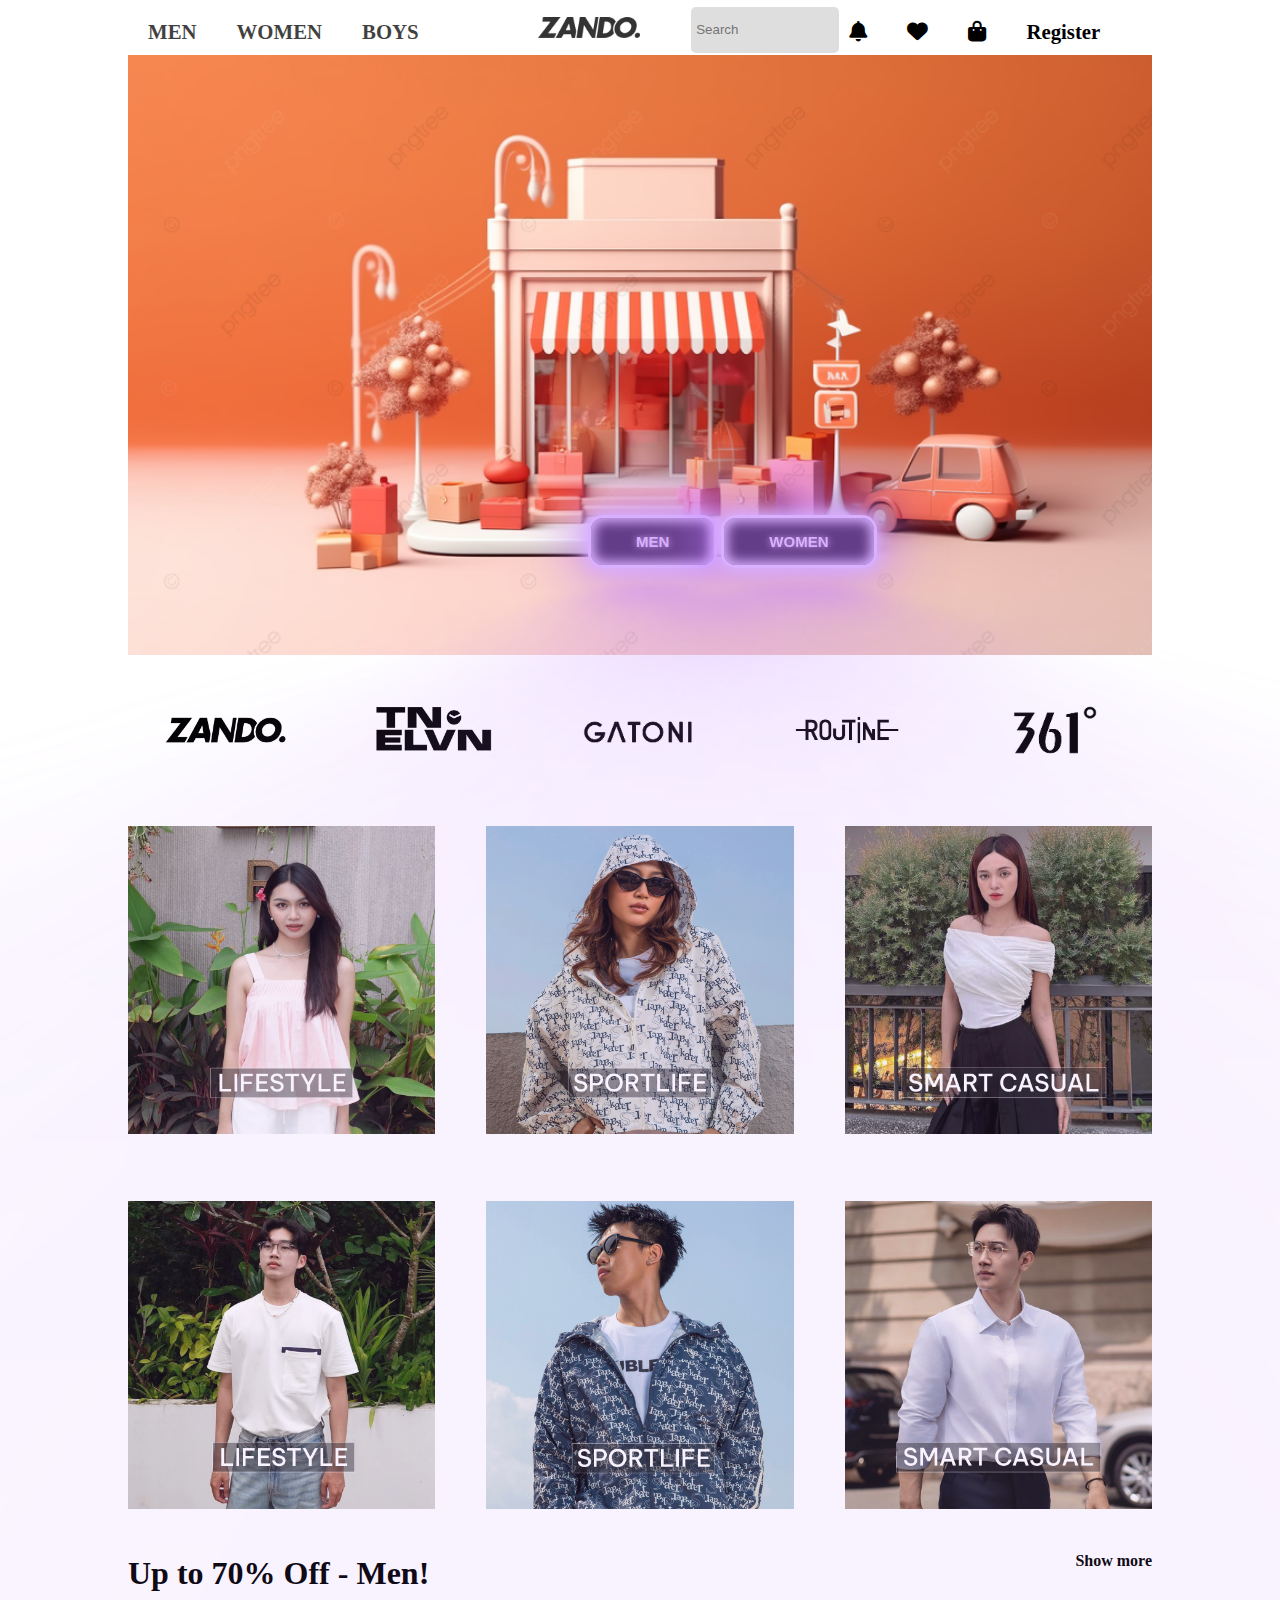
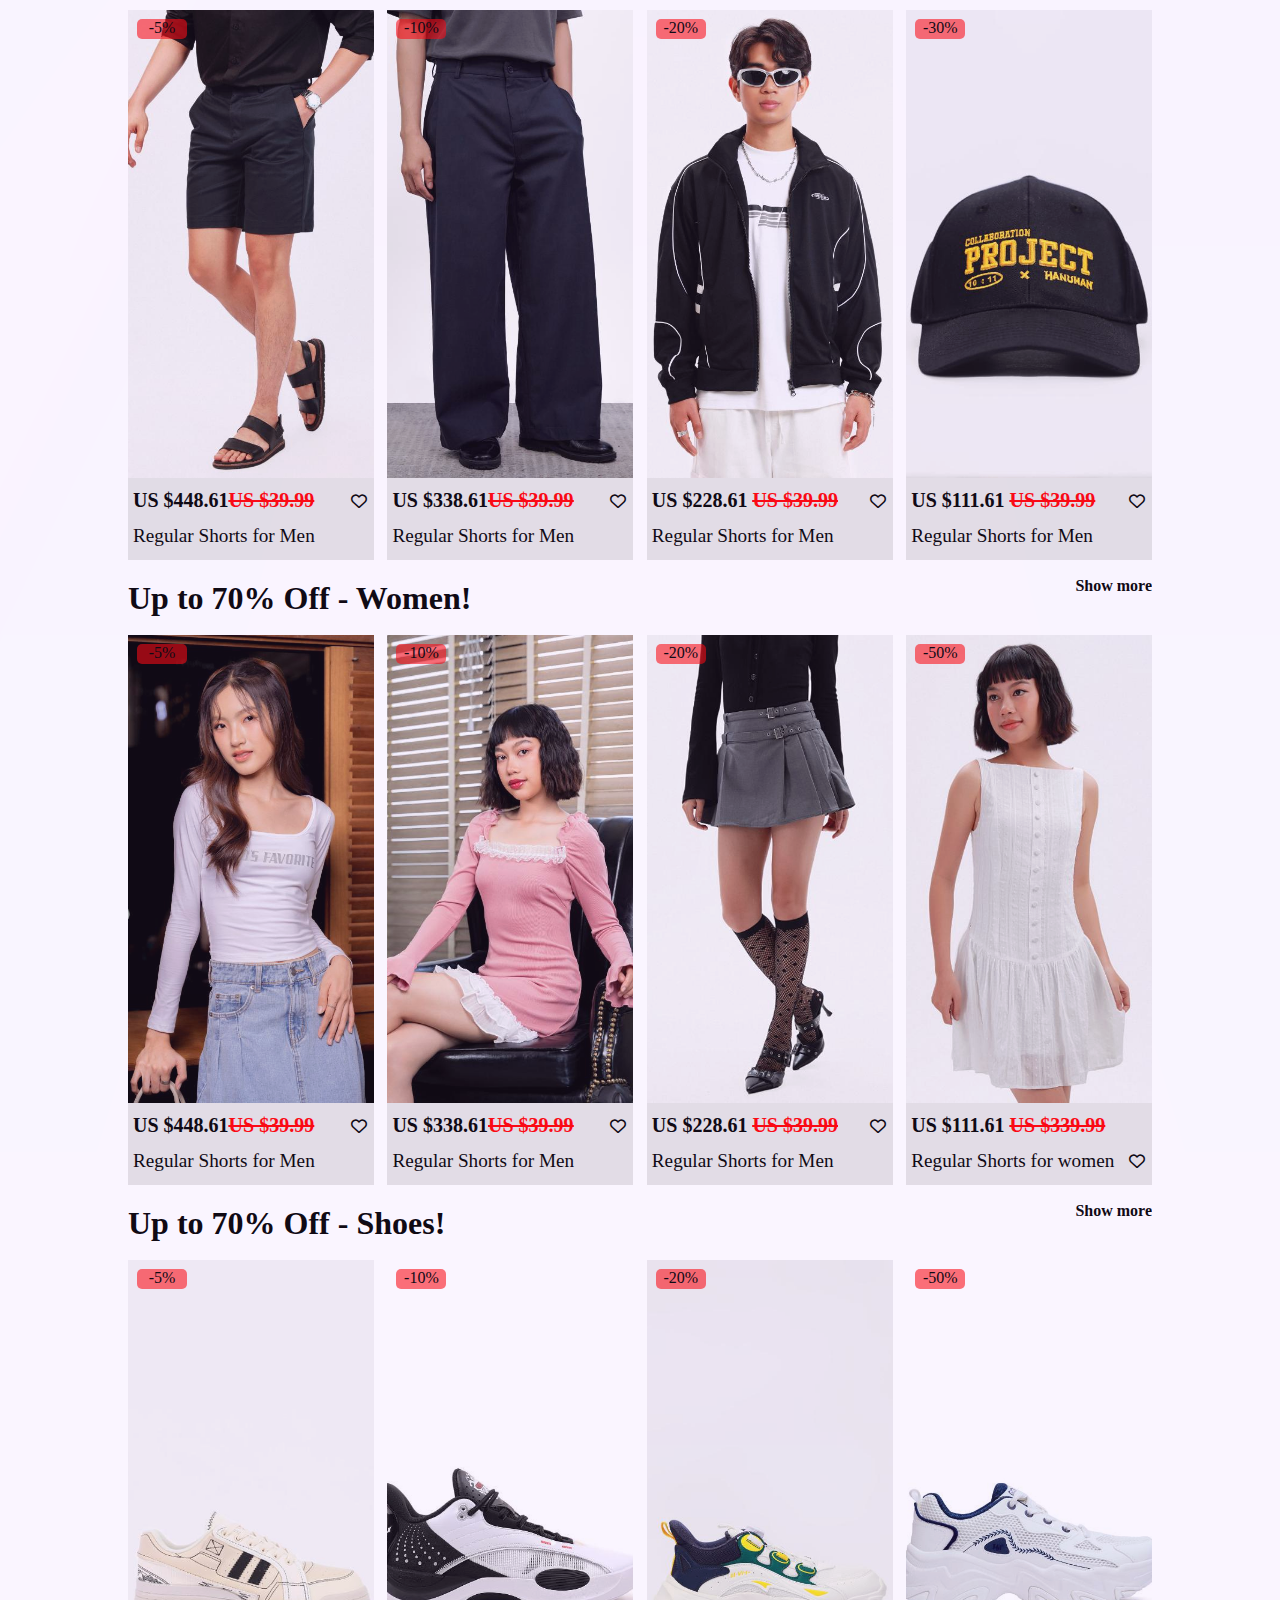
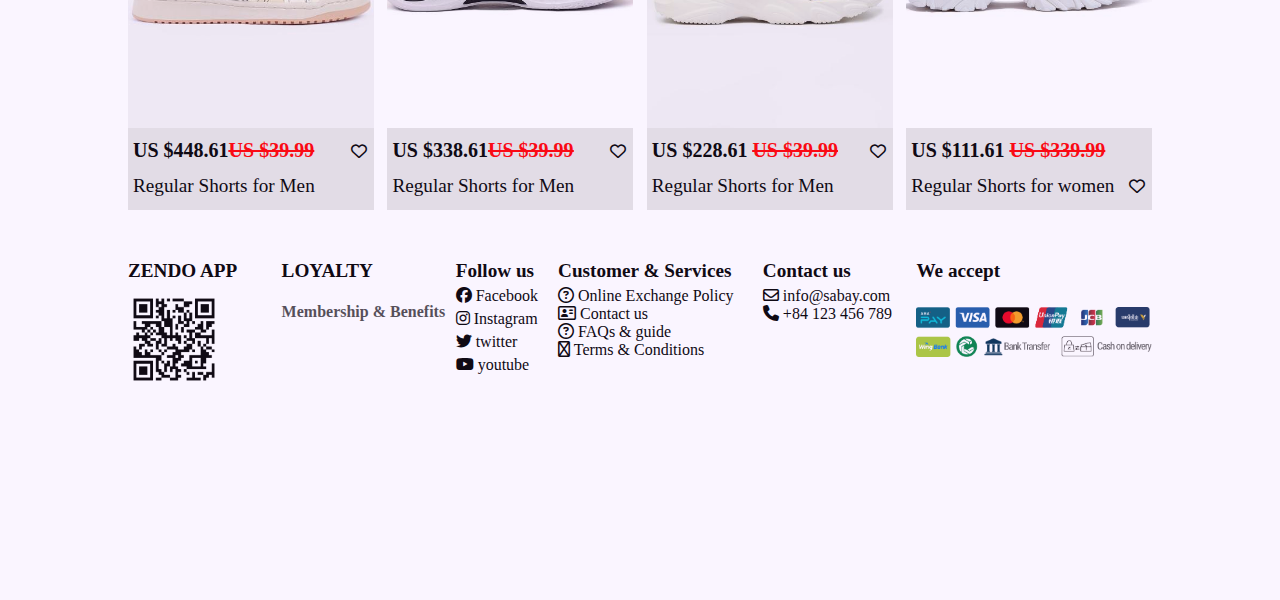
<file: index.html>
<!DOCTYPE html>
<html lang="en">
<head>
    <meta charset="UTF-8">
    <meta name="viewport" content="width=device-width, initial-scale=1.0">
    <title>Document</title>
    <link rel="stylesheet" href="https://cdnjs.cloudflare.com/ajax/libs/font-awesome/6.5.0/css/all.min.css">
    <script src="https://code.jquery.com/jquery-3.7.1.min.js"></script>

    <link rel="stylesheet" href="style.css">
</head>

<body>
    <div class="menu-container">
        <div class="menu-container-left">
            <ul>
                <li>
                    <a href="">MEN</a>
                </li>
                <li>
                    <a href="">WOMEN</a>
                </li>
                <li>
                    <a href="">BOYS</a>
                </li>
                <li>
                    <a href="">GIRLS</a>
                </li>
            </ul>
        </div>
        <div class="menu-container-logo">
            <img src="images/logo/ZANDO-NEW-LOGO-2025.png" alt="">
        </div>
        <div class="menu-container-right">
            <div class="search-bar">
                <label for=""></label>
                <input type="text" placeholder="Search">
            </div>
            <div class="logo-right">
                <ul>
                    <li><i class="fa-solid fa-bell"></i></li>
                    <li><i class="fa-solid fa-heart"></i></li>
                    <li><i class="fa-solid fa-bag-shopping"></i></li>
                    <li>Register</li>
                    <li>Login</li>
                </ul>


            </div>
        </div>
    </div>

    <div class="slide-container">
        <div class="btn-slide-container">
            <!-- From Uiverse.io by cssbuttons-io -->
            <button> MEN
            </button>
            <button> WOMEN
            </button>

        </div>
    </div>

    <div class="logo-content">
        <div class="box-logo"><img src="images/content-logo/1.jpg" alt=""></div>
        <div class="box-logo"><img src="images/content-logo/2.jpg" alt=""></div>
        <div class="box-logo"><img src="images/content-logo/3.jpg" alt=""></div>
        <div class="box-logo"><img src="images/content-logo/4.jpg" alt=""></div>
        <div class="box-logo"><img src="images/content-logo/5.jpg" alt=""></div>
    </div>

    <!-- content-feature-normal -->
    <div class="content-feature">
        <!-- <div class="box-feature">
            <img src="images/image-feature/1.jpg" alt="">
        </div>
        <div class="box-feature">
            <img src="images/image-feature/2.jpg" alt="">
        </div>
        <div class="box-feature">
            <img src="images/image-feature/3.jpg" alt="">
        </div>
        <div class="box-feature">
            <img src="images/image-feature/4.jpg" alt="">
        </div>
        <div class="box-feature">
            <img src="images/image-feature/5.jpg" alt="">
        </div>
        <div class="box-feature">
            <img src="images/image-feature/6.jpg" alt="">
        </div> -->
    </div>

    <!-- content-feature discount mens -->
    <div class="content-feature-discount">
        <div class="content-dics-title">
            <h1>Up to 70% Off - Men!</h1>
            <p>Show more</p>
        </div>
        <div class="result">
        </div>

    </div>

    <!-- content-feature discount women -->
    <div class="content-feature-discount">
        <div class="content-dics-title">
            <h1>Up to 70% Off - Women!</h1>
            <p>Show more</p>
         </div>
        <div class="result-women">
        </div>

    </div>

        <!-- content-feature discount shoes -->
    <div class="content-feature-discount">
        <div class="content-dics-title">
            <h1>Up to 70% Off - Shoes!</h1>
            <p>Show more</p>
         </div>
        <div class="result-shoes">
        </div>

    </div>

    

    

    <!-- footer -->
    <footer>
        <div class="qr">
            <p>ZENDO APP</p>
            <img src="images/qr_code_app.png" alt="">
        </div>
        <div class="dcs">
            <p>
                LOYALTY
            </p>
            <h4>Membership & Benefits</h4>
        </div>
        <div class="follow">
            <p>Follow us</p>
            <div class="follow-logo"><i class="fa-brands fa-facebook"></i> Facebook</div>
            <div class="follow-logo"><i class="fa-brands fa-instagram"></i> Instagram</div>
            <div class="follow-logo"><i class="fa-brands fa-twitter"></i> twitter</div>
            <div class="follow-logo"><i class="fa-brands fa-youtube"></i> youtube</div>
        </div>
        <div class="service">
            <p> Customer & Services</p>
            <div class="service-logo"><i class="fa-regular fa-circle-question"></i> Online Exchange Policy</div>
            <div class="service-logo"><i class="fa-regular fa-address-card"> </i> Contact us</div>
            <div class="service-logo"><i class="fa-regular fa-circle-question"></i> FAQs & guide</div>
            <div class="service-logo"><i class="fa-regular fa-arrow-right-to-bracket"></i> Terms & Conditions</div>
        </div>
        <div class="contact">
            <p> Contact us</p>
            <div class="contact-logo"><i class="fa-regular fa-envelope"></i> info@sabay.com</div>
            <div class="contact-logo"><i class="fa-solid fa-phone"></i> +84 123 456 789</div>
        </div>
        <div class="payment">
            <p>We accept</p>
            <img src="images/logo-payment/1.png" alt="">
        </div>
    </footer>
    <br><br> <br><br><br>


</body>
<script src="script/main.js"></script>
<script src="js/data.js"></script>
<script>
    //for javascript
    PutimgContentfeature(box_feature);
    Discounmencontainer(discountmen);
    Discounwomencontainer(discountwomen);
    Discountshoescontainer(discountshoes);
</script>

</html>
</file>
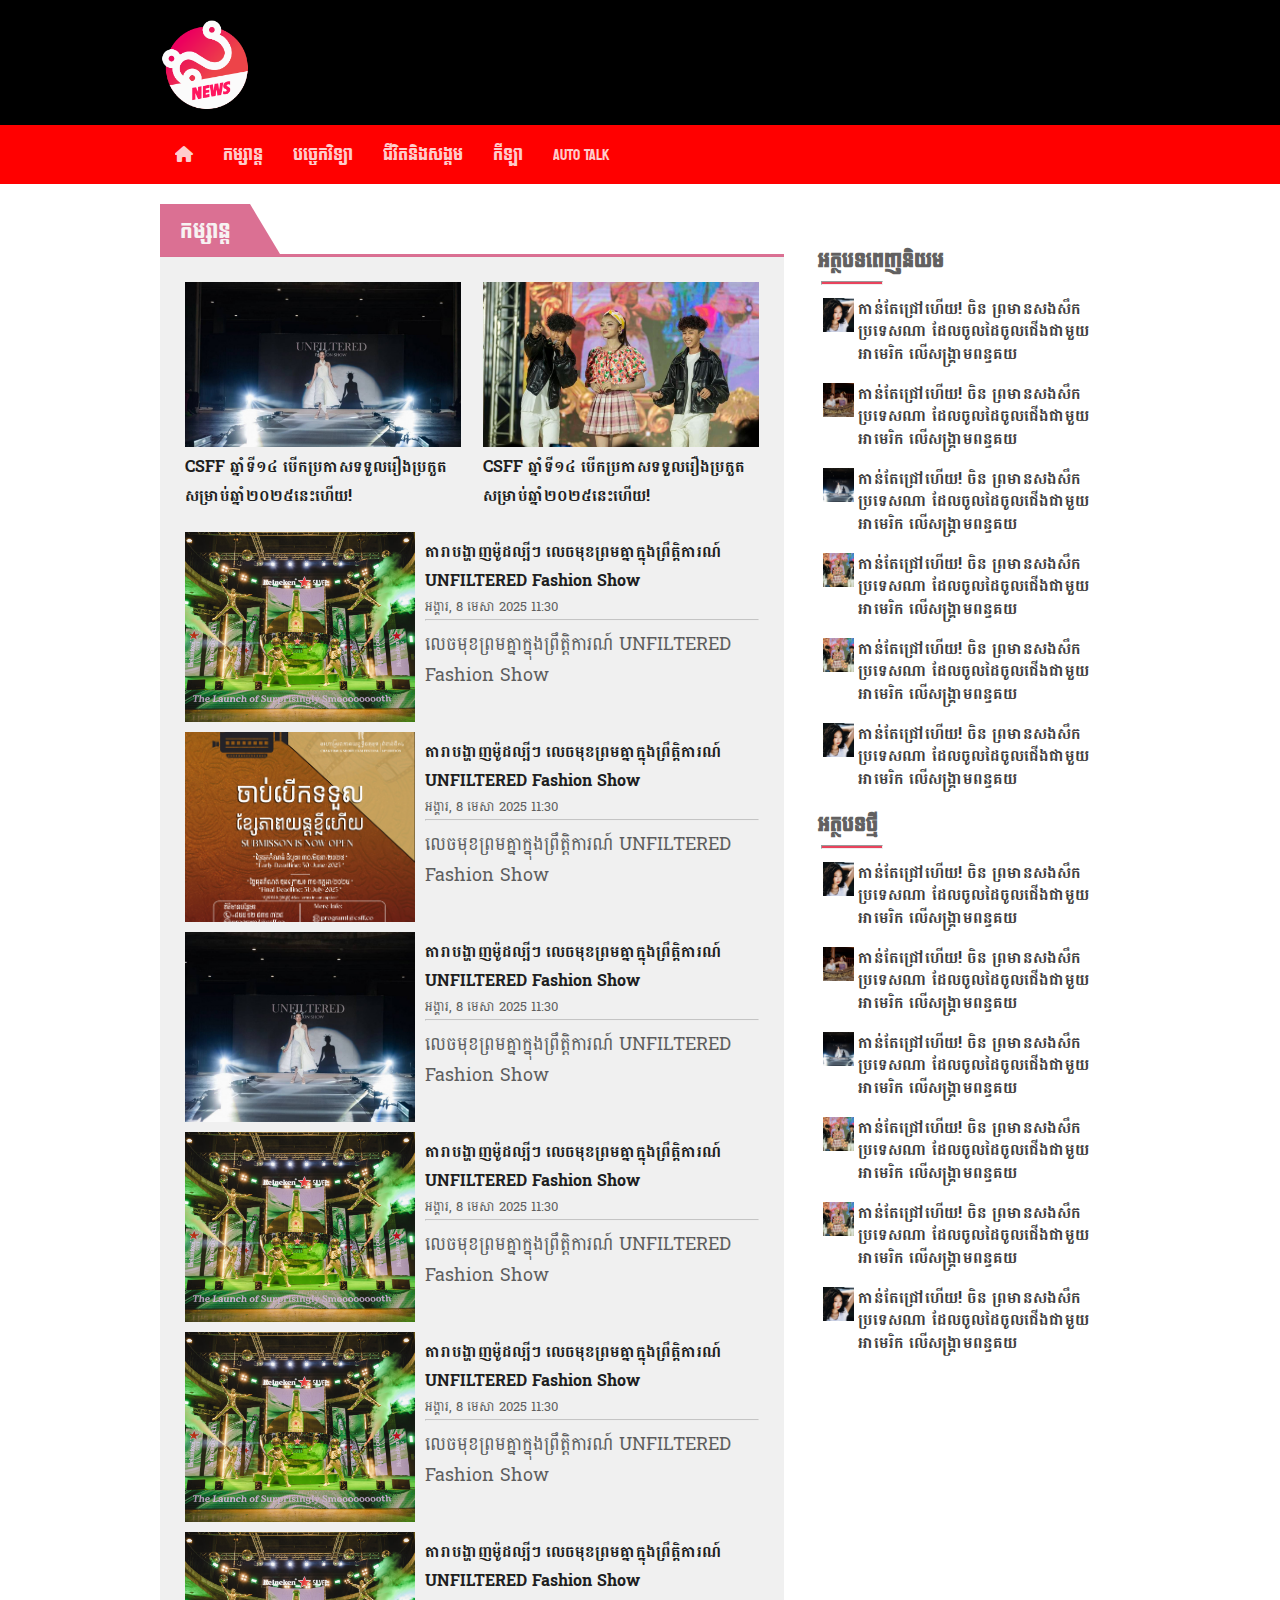
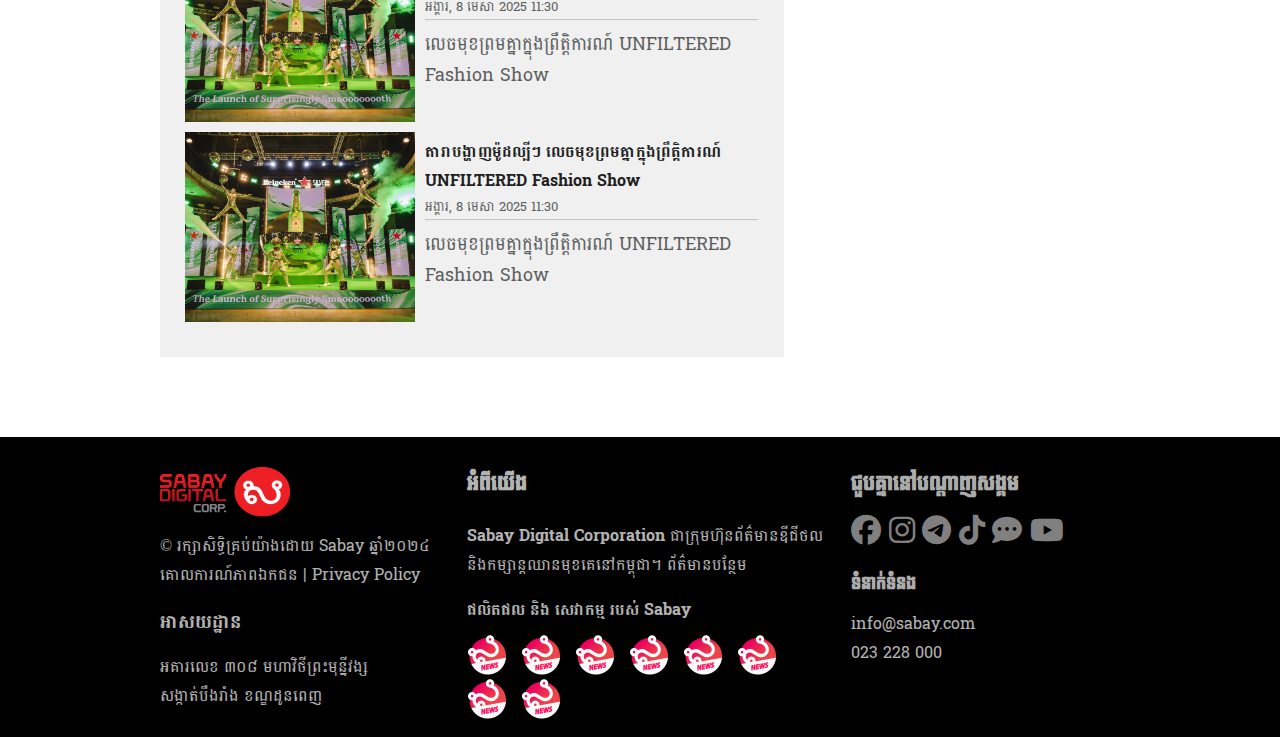
<file: entertainment.html>
<!DOCTYPE html>
<html lang="en">
<head>
  <meta charset="UTF-8">
  <meta name="viewport" content="width=device-width, initial-scale=1.0">
  <title>Document</title>
  <link rel="stylesheet" href="entertainment.css">
  <link rel="preconnect" href="https://fonts.googleapis.com">
  <link rel="stylesheet" href="https://cdnjs.cloudflare.com/ajax/libs/font-awesome/6.5.0/css/all.min.css">
  <link rel="preconnect" href="https://fonts.gstatic.com" crossorigin>
  <link href="https://fonts.googleapis.com/css2?family=Bokor&family=Koulen&display=swap" rel="stylesheet">
  <link href="https://fonts.googleapis.com/css2?family=Battambang:wght@100;300;400;700;900&family=Bokor&family=Koulen&display=swap" rel="stylesheet">
</head>
<body>
  <!-- Header -->
  <section >
    <div class="header-container-full">
        <div class="header-container">
            <img src="img/logo.png" alt="">
            
        </div>
    </div>
    
</section>
  <!-- Header -->
  <section>
    <div class="menu-full">
        <div class="menu">
            <ul>
                <li>
                    <a href="index.html">
                        <i class="fa-solid fa-house"></i></a>
                </li>
                <li>
                    <a href="entertainment.html">កម្សាន្ត</a>
                </li>
                <li>
                    <a href="techo.html">បច្ចេកវិទ្យា</a>
                </li>
                <li>
                    <a href="">ជីវិតនិងសង្គម</a>
                </li>
                <li>
                    <a href="">កីឡា</a>
                </li>
                <li>
                    <a href=""> AUTO TALK</a>
                </li>
            </ul>
        </div>
        
    </div>
 </section>
 <!-- container -->
  <section>
    <div class="container-full">
      <div class="container-left">
        <div class="header-box">
          <div class="header">
            <div class="vdo-box">
                <div class="title">
                    <p>កម្សាន្ត</p>
                </div>
            </div>
            <div class="box-fafa">
              <i class="fa fa-th-list"></i>
              <i class="fa fa-th-large"></i>
              
            </div>
          </div>
        </div>
        <div class="box-new">
          <div class="hot-new">
            <div class="hot-new-box1">
              <div class="hot-new-img">
                <img src="img/s3.jpg" alt="">
              </div>
              <div class="hot-new-title">
                <h1>CSFF ឆ្នាំទី១៤ បើកប្រកាសទទួលរឿងប្រកួត សម្រាប់ឆ្នាំ២០២៥នេះហើយ!</h1>
              </div>
            </div>
            <div class="hot-new-box1">
              <div class="hot-new-img">
                <img src="img/s2.jpg" alt="">
              </div>
              <div class="hot-new-title">
                <h1>CSFF ឆ្នាំទី១៤ បើកប្រកាសទទួលរឿងប្រកួត សម្រាប់ឆ្នាំ២០២៥នេះហើយ!</h1>
              </div>
            </div>
          </div>
          <div class="sub-new">
            <div class="sub-new-box">
              <div class="img1">
                <img src="img/s4.jpg" alt="">
              </div>
              <div class="title1">
                <h1>តារាបង្ហាញម៉ូដល្បីៗ លេចមុខព្រមគ្នាក្នុងព្រឹត្ដិការណ៍ UNFILTERED Fashion Show</h1>
                <p> អង្គារ, 8 មេសា 2025 11:30</p>
                <hr>
                <p>លេចមុខព្រមគ្នាក្នុងព្រឹត្ដិការណ៍ UNFILTERED Fashion Show</p>
                
              </div>
    
            </div>

            <div class="sub-new-box">
              <div class="img1">
                <img src="img/s1.jpg" alt="">
              </div>
              <div class="title1">
                <h1>តារាបង្ហាញម៉ូដល្បីៗ លេចមុខព្រមគ្នាក្នុងព្រឹត្ដិការណ៍ UNFILTERED Fashion Show</h1>
                <p> អង្គារ, 8 មេសា 2025 11:30</p>
                <hr>
                <p>លេចមុខព្រមគ្នាក្នុងព្រឹត្ដិការណ៍ UNFILTERED Fashion Show</p>
                
              </div>
    
            </div>
            <div class="sub-new-box">
              <div class="img1">
                <img src="img/s3.jpg" alt="">
              </div>
              <div class="title1">
                <h1>តារាបង្ហាញម៉ូដល្បីៗ លេចមុខព្រមគ្នាក្នុងព្រឹត្ដិការណ៍ UNFILTERED Fashion Show</h1>
                <p> អង្គារ, 8 មេសា 2025 11:30</p>
                <hr>
                <p>លេចមុខព្រមគ្នាក្នុងព្រឹត្ដិការណ៍ UNFILTERED Fashion Show</p>
                
              </div>
    
            </div>
            <div class="sub-new-box">
              <div class="img1">
                <img src="img/s4.jpg" alt="">
              </div>
              <div class="title1">
                <h1>តារាបង្ហាញម៉ូដល្បីៗ លេចមុខព្រមគ្នាក្នុងព្រឹត្ដិការណ៍ UNFILTERED Fashion Show</h1>
                <p> អង្គារ, 8 មេសា 2025 11:30</p>
                <hr>
                <p>លេចមុខព្រមគ្នាក្នុងព្រឹត្ដិការណ៍ UNFILTERED Fashion Show</p>
                
              </div>
    
            </div>
            <div class="sub-new-box">
              <div class="img1">
                <img src="img/s4.jpg" alt="">
              </div>
              <div class="title1">
                <h1>តារាបង្ហាញម៉ូដល្បីៗ លេចមុខព្រមគ្នាក្នុងព្រឹត្ដិការណ៍ UNFILTERED Fashion Show</h1>
                <p> អង្គារ, 8 មេសា 2025 11:30</p>
                <hr>
                <p>លេចមុខព្រមគ្នាក្នុងព្រឹត្ដិការណ៍ UNFILTERED Fashion Show</p>
                
              </div>
    
            </div>
            <div class="sub-new-box">
              <div class="img1">
                <img src="img/s4.jpg" alt="">
              </div>
              <div class="title1">
                <h1>តារាបង្ហាញម៉ូដល្បីៗ លេចមុខព្រមគ្នាក្នុងព្រឹត្ដិការណ៍ UNFILTERED Fashion Show</h1>
                <p> អង្គារ, 8 មេសា 2025 11:30</p>
                <hr>
                <p>លេចមុខព្រមគ្នាក្នុងព្រឹត្ដិការណ៍ UNFILTERED Fashion Show</p>
                
              </div>
    
            </div>
            <div class="sub-new-box">
              <div class="img1">
                <img src="img/s4.jpg" alt="">
              </div>
              <div class="title1">
                <h1>តារាបង្ហាញម៉ូដល្បីៗ លេចមុខព្រមគ្នាក្នុងព្រឹត្ដិការណ៍ UNFILTERED Fashion Show</h1>
                <p> អង្គារ, 8 មេសា 2025 11:30</p>
                <hr>
                <p>លេចមុខព្រមគ្នាក្នុងព្រឹត្ដិការណ៍ UNFILTERED Fashion Show</p>
                
              </div>
    
            </div>

          </div>

        </div>
      </div>
      <div class="container-right">
        <h1>អត្ថបទពេញនិយម</h1>
        <hr>
        <div class="box-new-right">
          <div class="box-new-right-img">
            <img src="img/6.jpg" alt="">

          </div>
          <div class="box-new-right-title">
            <h1>	កាន់តែជ្រៅហើយ!​ ចិន ព្រមានសងសឹក ប្រទេសណា ដែលចូលដៃចូលជើងជាមួយអាមេរិក លើសង្គ្រាមពន្ធគយ</h1>
          </div>
        </div>
        <div class="box-new-right">
          <div class="box-new-right-img">
            <img src="img/4.jpg" alt="">

          </div>
          <div class="box-new-right-title">
            <h1>	កាន់តែជ្រៅហើយ!​ ចិន ព្រមានសងសឹក ប្រទេសណា ដែលចូលដៃចូលជើងជាមួយអាមេរិក លើសង្គ្រាមពន្ធគយ</h1>
          </div>
        </div>
        <div class="box-new-right">
          <div class="box-new-right-img">
            <img src="img/s3.jpg" alt="">

          </div>
          <div class="box-new-right-title">
            <h1>	កាន់តែជ្រៅហើយ!​ ចិន ព្រមានសងសឹក ប្រទេសណា ដែលចូលដៃចូលជើងជាមួយអាមេរិក លើសង្គ្រាមពន្ធគយ</h1>
          </div>
        </div>
        <div class="box-new-right">
          <div class="box-new-right-img">
            <img src="img/s2.jpg" alt="">

          </div>
          <div class="box-new-right-title">
            <h1>	កាន់តែជ្រៅហើយ!​ ចិន ព្រមានសងសឹក ប្រទេសណា ដែលចូលដៃចូលជើងជាមួយអាមេរិក លើសង្គ្រាមពន្ធគយ</h1>
          </div>
        </div>
        <div class="box-new-right">
          <div class="box-new-right-img">
            <img src="img/s2.jpg" alt="">

          </div>
          <div class="box-new-right-title">
            <h1>	កាន់តែជ្រៅហើយ!​ ចិន ព្រមានសងសឹក ប្រទេសណា ដែលចូលដៃចូលជើងជាមួយអាមេរិក លើសង្គ្រាមពន្ធគយ</h1>
          </div>
        </div>
        <div class="box-new-right">
          <div class="box-new-right-img">
            <img src="img/6.jpg" alt="">

          </div>
          <div class="box-new-right-title">
            <h1>	កាន់តែជ្រៅហើយ!​ ចិន ព្រមានសងសឹក ប្រទេសណា ដែលចូលដៃចូលជើងជាមួយអាមេរិក លើសង្គ្រាមពន្ធគយ</h1>
          </div>
        </div>


        <h1>អត្ថបទថ្មី</h1>
        <hr>
        <div class="box-new-right">
          <div class="box-new-right-img">
            <img src="img/6.jpg" alt="">

          </div>
          <div class="box-new-right-title">
            <h1>	កាន់តែជ្រៅហើយ!​ ចិន ព្រមានសងសឹក ប្រទេសណា ដែលចូលដៃចូលជើងជាមួយអាមេរិក លើសង្គ្រាមពន្ធគយ</h1>
          </div>
        </div>
        <div class="box-new-right">
          <div class="box-new-right-img">
            <img src="img/4.jpg" alt="">

          </div>
          <div class="box-new-right-title">
            <h1>	កាន់តែជ្រៅហើយ!​ ចិន ព្រមានសងសឹក ប្រទេសណា ដែលចូលដៃចូលជើងជាមួយអាមេរិក លើសង្គ្រាមពន្ធគយ</h1>
          </div>
        </div>
        <div class="box-new-right">
          <div class="box-new-right-img">
            <img src="img/s3.jpg" alt="">

          </div>
          <div class="box-new-right-title">
            <h1>	កាន់តែជ្រៅហើយ!​ ចិន ព្រមានសងសឹក ប្រទេសណា ដែលចូលដៃចូលជើងជាមួយអាមេរិក លើសង្គ្រាមពន្ធគយ</h1>
          </div>
        </div>
        <div class="box-new-right">
          <div class="box-new-right-img">
            <img src="img/s2.jpg" alt="">

          </div>
          <div class="box-new-right-title">
            <h1>	កាន់តែជ្រៅហើយ!​ ចិន ព្រមានសងសឹក ប្រទេសណា ដែលចូលដៃចូលជើងជាមួយអាមេរិក លើសង្គ្រាមពន្ធគយ</h1>
          </div>
        </div>
        <div class="box-new-right">
          <div class="box-new-right-img">
            <img src="img/s2.jpg" alt="">

          </div>
          <div class="box-new-right-title">
            <h1>	កាន់តែជ្រៅហើយ!​ ចិន ព្រមានសងសឹក ប្រទេសណា ដែលចូលដៃចូលជើងជាមួយអាមេរិក លើសង្គ្រាមពន្ធគយ</h1>
          </div>
        </div>
        <div class="box-new-right">
          <div class="box-new-right-img">
            <img src="img/6.jpg" alt="">

          </div>
          <div class="box-new-right-title">
            <h1>	កាន់តែជ្រៅហើយ!​ ចិន ព្រមានសងសឹក ប្រទេសណា ដែលចូលដៃចូលជើងជាមួយអាមេរិក លើសង្គ្រាមពន្ធគយ</h1>
          </div>
        </div>
      </div>
        
  </section>

  <footer>
    <div class="footer-container">
        <div class="footer1">
            <div class="logo">
                <img src="img/footer-logo.png" alt="">
            </div>
            <p>​© រក្សា​សិទ្ធិ​គ្រប់​យ៉ាង​ដោយ​ Sabay ឆ្នាំ​២០២៤ <br>
                គោលការណ៍​ភាព​ឯកជន | Privacy Policy 
            </p>
            <h1>អាសយដ្ឋាន</h1>
            <p>អគារ​លេខ ៣០៨ មហាវិថីព្រះមុន្នីវង្ស
                <br>សង្កាត់បឹងរាំង ខណ្ឌដូនពេញ</p>
        </div>
        <div class="footer1">
            <h1>អំពីយើង</h1>
            <p>
            <b>    Sabay Digital Corporation </b>ជា​ក្រុមហ៊ុន​ព័ត៌មាន​ឌីជីថល និង​កម្សាន្ត​ឈាន​មុខ​គេនៅ​កម្ពុជា។ ព័ត៌មាន​បន្ថែម
            </p>
            <h1 style="font-size: 1em;
            font-family:Battambang;
            margin-top: 0px;">ផលិត​ផល​ និង​ សេវាកម្ម របស់ Sabay</h1>
            <div class="logo">
                <img src="img/logo.png" alt="">
                <img src="img/logo.png" alt="">
                <img src="img/logo.png" alt="">
                <img src="img/logo.png" alt="">
                <img src="img/logo.png" alt="">
                <img src="img/logo.png" alt="">
                <img src="img/logo.png" alt="">
                <img src="img/logo.png" alt="">

            </div>
        </div>
        <div class="footer1">
            <h1>ជួបគ្នានៅបណ្តាញសង្គម</h1>
            <div class="logo">
                <i class="fab fa-facebook"></i>
                <i class="fab fa-instagram"></i>
                <i class="fab fa-telegram"></i>
                <i class="fab fa-tiktok"></i>
                <i class="fas fa-comment-dots"></i>
                <i class="fab fa-youtube"></i>
            </div>
            <h1 style="font-size: 1em; margin-top: 5px;">ទំនាក់ទំនង</h1>
            <p>info@sabay.com <br>
                023 228 000</p>
        </div>
    </div>

 </footer>



  
</body>
</html>
</file>
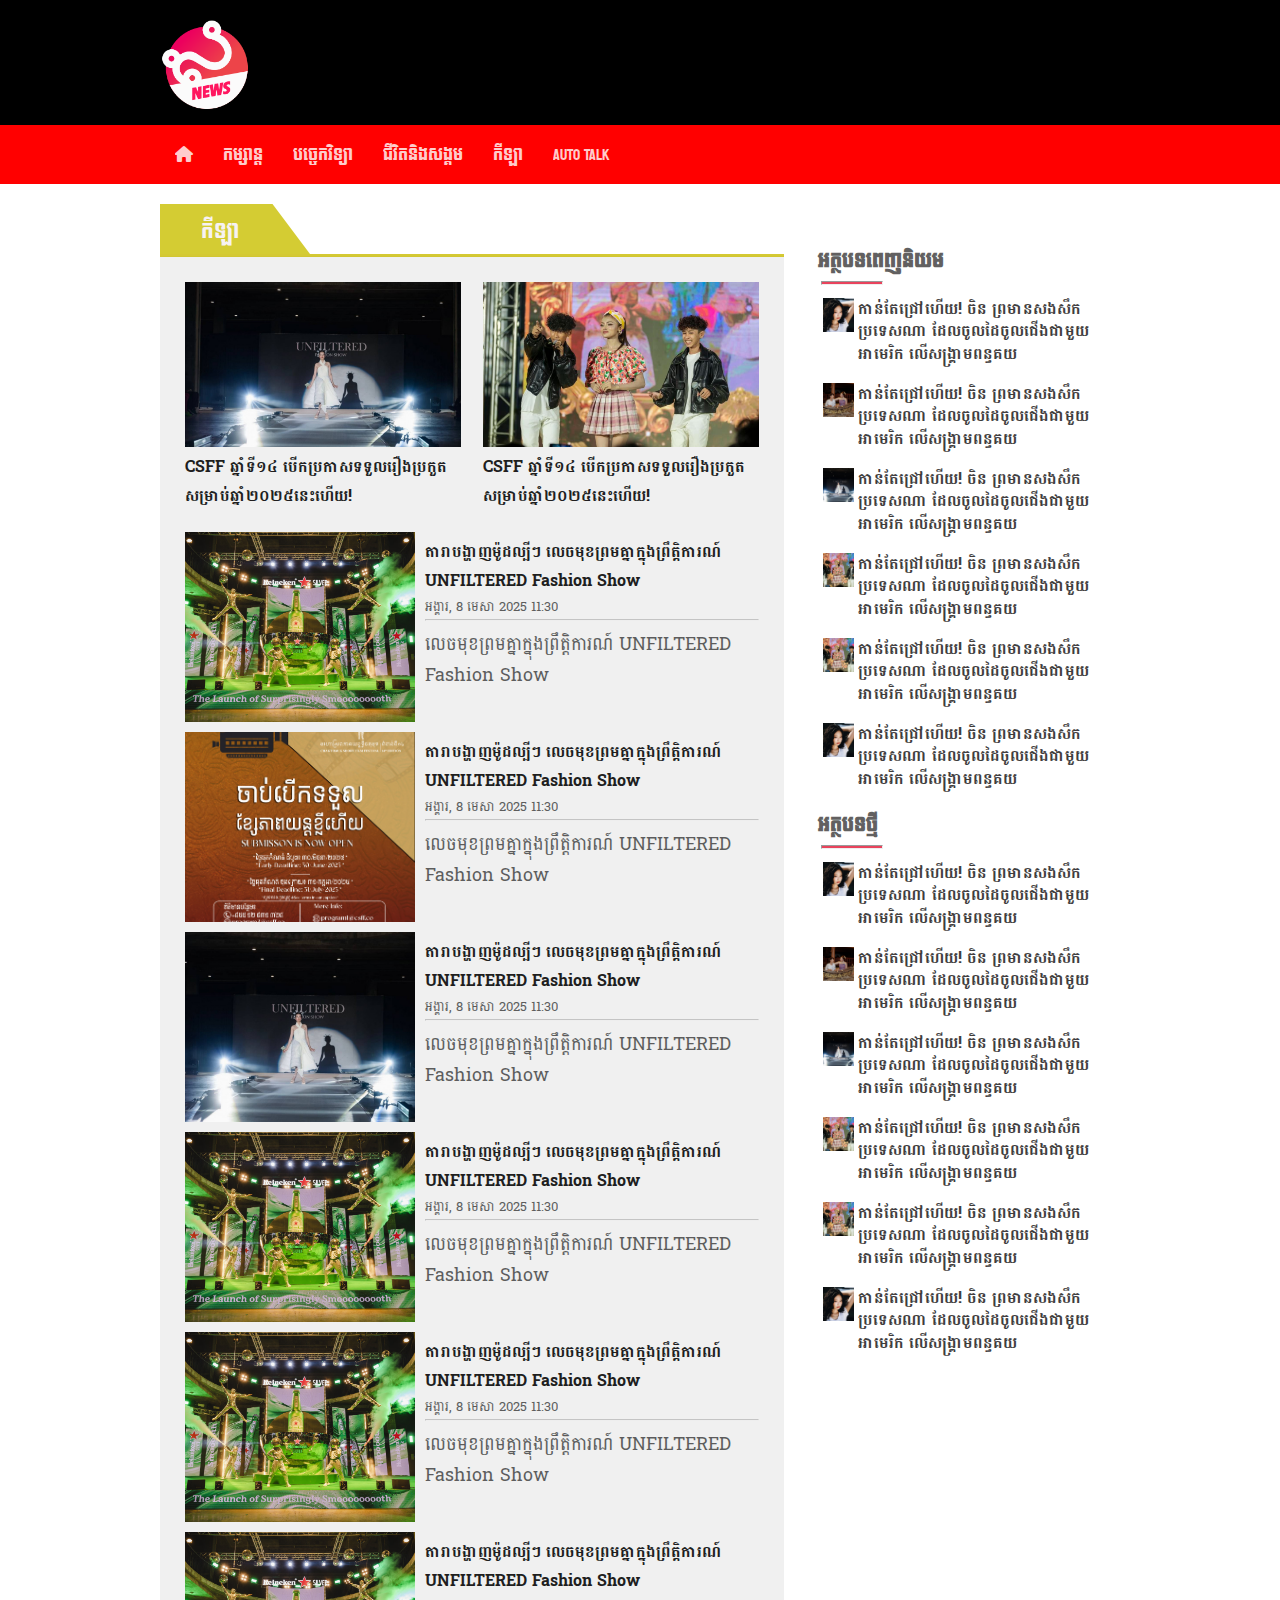
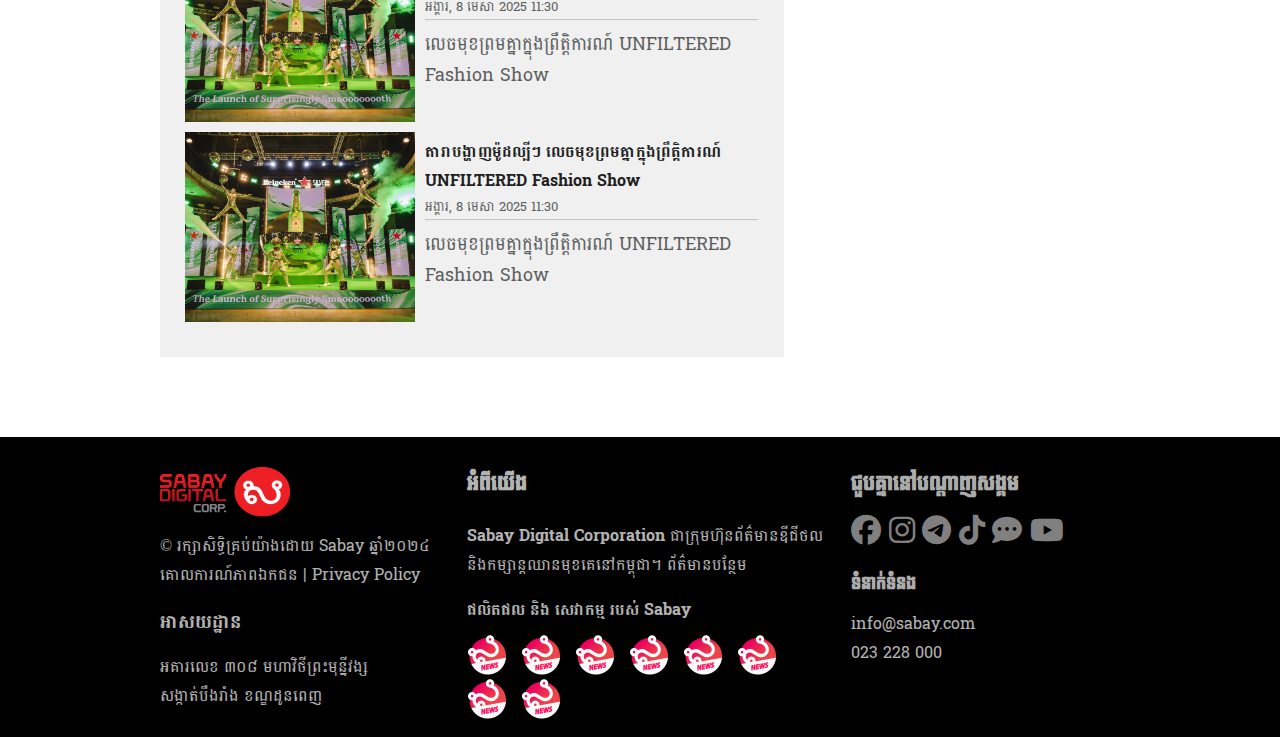
<file: keyla.html>
<!DOCTYPE html>
<html lang="en">
<head>
  <meta charset="UTF-8">
  <meta name="viewport" content="width=device-width, initial-scale=1.0">
  <title>Document</title>
  <link rel="stylesheet" href="entertainment.css">
  <link rel="preconnect" href="https://fonts.googleapis.com">
  <link rel="stylesheet" href="https://cdnjs.cloudflare.com/ajax/libs/font-awesome/6.5.0/css/all.min.css">
  <link rel="preconnect" href="https://fonts.gstatic.com" crossorigin>
  <link href="https://fonts.googleapis.com/css2?family=Bokor&family=Koulen&display=swap" rel="stylesheet">
  <link href="https://fonts.googleapis.com/css2?family=Battambang:wght@100;300;400;700;900&family=Bokor&family=Koulen&display=swap" rel="stylesheet">
</head>
<body>
  <!-- Header -->
  <section >
    <div class="header-container-full">
        <div class="header-container">
            <img src="img/logo.png" alt="">
            
        </div>
    </div>
    
</section>
  <!-- Header -->
  <section>
    <div class="menu-full">
        <div class="menu">
            <ul>
                <li>
                    <a href="index.html">
                        <i class="fa-solid fa-house"></i></a>
                </li>
                <li>
                    <a href="entertainment.html">កម្សាន្ត</a>
                </li>
                <li>
                    <a href="techo.html">បច្ចេកវិទ្យា</a>
                </li>
                <li>
                    <a href="socail.html">ជីវិតនិងសង្គម</a>
                </li>
                <li>
                    <a href="keyla.html">កីឡា</a>
                </li>
                <li>
                    <a href=""> AUTO TALK</a>
                </li>
            </ul>
        </div>
        
    </div>
 </section>
 <!-- container -->
  <section>
    <div class="container-full">
      <div class="container-left">
        <div class="header-box">
          <div class="header" style="border-bottom: 3px solid rgb(212, 201, 51);">
            <div class="vdo-box" style="width: 150px; background-color: rgb(212, 204, 51);">
                <div class="title">
                    <p>កីឡា</p>
                </div>
            </div>
            <div class="box-fafa">
              <i class="fa fa-th-list"></i>
              <i class="fa fa-th-large"></i>
              
            </div>
          </div>
        </div>
        <div class="box-new">
          <div class="hot-new">
            <div class="hot-new-box1">
              <div class="hot-new-img">
                <img src="img/s3.jpg" alt="">
              </div>
              <div class="hot-new-title">
                <h1>CSFF ឆ្នាំទី១៤ បើកប្រកាសទទួលរឿងប្រកួត សម្រាប់ឆ្នាំ២០២៥នេះហើយ!</h1>
              </div>
            </div>
            <div class="hot-new-box1">
              <div class="hot-new-img">
                <img src="img/s2.jpg" alt="">
              </div>
              <div class="hot-new-title">
                <h1>CSFF ឆ្នាំទី១៤ បើកប្រកាសទទួលរឿងប្រកួត សម្រាប់ឆ្នាំ២០២៥នេះហើយ!</h1>
              </div>
            </div>
          </div>
          <div class="sub-new">
            <div class="sub-new-box">
              <div class="img1">
                <img src="img/s4.jpg" alt="">
              </div>
              <div class="title1">
                <h1>តារាបង្ហាញម៉ូដល្បីៗ លេចមុខព្រមគ្នាក្នុងព្រឹត្ដិការណ៍ UNFILTERED Fashion Show</h1>
                <p> អង្គារ, 8 មេសា 2025 11:30</p>
                <hr>
                <p>លេចមុខព្រមគ្នាក្នុងព្រឹត្ដិការណ៍ UNFILTERED Fashion Show</p>
                
              </div>
    
            </div>

            <div class="sub-new-box">
              <div class="img1">
                <img src="img/s1.jpg" alt="">
              </div>
              <div class="title1">
                <h1>តារាបង្ហាញម៉ូដល្បីៗ លេចមុខព្រមគ្នាក្នុងព្រឹត្ដិការណ៍ UNFILTERED Fashion Show</h1>
                <p> អង្គារ, 8 មេសា 2025 11:30</p>
                <hr>
                <p>លេចមុខព្រមគ្នាក្នុងព្រឹត្ដិការណ៍ UNFILTERED Fashion Show</p>
                
              </div>
    
            </div>
            <div class="sub-new-box">
              <div class="img1">
                <img src="img/s3.jpg" alt="">
              </div>
              <div class="title1">
                <h1>តារាបង្ហាញម៉ូដល្បីៗ លេចមុខព្រមគ្នាក្នុងព្រឹត្ដិការណ៍ UNFILTERED Fashion Show</h1>
                <p> អង្គារ, 8 មេសា 2025 11:30</p>
                <hr>
                <p>លេចមុខព្រមគ្នាក្នុងព្រឹត្ដិការណ៍ UNFILTERED Fashion Show</p>
                
              </div>
    
            </div>
            <div class="sub-new-box">
              <div class="img1">
                <img src="img/s4.jpg" alt="">
              </div>
              <div class="title1">
                <h1>តារាបង្ហាញម៉ូដល្បីៗ លេចមុខព្រមគ្នាក្នុងព្រឹត្ដិការណ៍ UNFILTERED Fashion Show</h1>
                <p> អង្គារ, 8 មេសា 2025 11:30</p>
                <hr>
                <p>លេចមុខព្រមគ្នាក្នុងព្រឹត្ដិការណ៍ UNFILTERED Fashion Show</p>
                
              </div>
    
            </div>
            <div class="sub-new-box">
              <div class="img1">
                <img src="img/s4.jpg" alt="">
              </div>
              <div class="title1">
                <h1>តារាបង្ហាញម៉ូដល្បីៗ លេចមុខព្រមគ្នាក្នុងព្រឹត្ដិការណ៍ UNFILTERED Fashion Show</h1>
                <p> អង្គារ, 8 មេសា 2025 11:30</p>
                <hr>
                <p>លេចមុខព្រមគ្នាក្នុងព្រឹត្ដិការណ៍ UNFILTERED Fashion Show</p>
                
              </div>
    
            </div>
            <div class="sub-new-box">
              <div class="img1">
                <img src="img/s4.jpg" alt="">
              </div>
              <div class="title1">
                <h1>តារាបង្ហាញម៉ូដល្បីៗ លេចមុខព្រមគ្នាក្នុងព្រឹត្ដិការណ៍ UNFILTERED Fashion Show</h1>
                <p> អង្គារ, 8 មេសា 2025 11:30</p>
                <hr>
                <p>លេចមុខព្រមគ្នាក្នុងព្រឹត្ដិការណ៍ UNFILTERED Fashion Show</p>
                
              </div>
    
            </div>
            <div class="sub-new-box">
              <div class="img1">
                <img src="img/s4.jpg" alt="">
              </div>
              <div class="title1">
                <h1>តារាបង្ហាញម៉ូដល្បីៗ លេចមុខព្រមគ្នាក្នុងព្រឹត្ដិការណ៍ UNFILTERED Fashion Show</h1>
                <p> អង្គារ, 8 មេសា 2025 11:30</p>
                <hr>
                <p>លេចមុខព្រមគ្នាក្នុងព្រឹត្ដិការណ៍ UNFILTERED Fashion Show</p>
                
              </div>
    
            </div>

          </div>

        </div>
      </div>
      <div class="container-right">
        <h1>អត្ថបទពេញនិយម</h1>
        <hr>
        <div class="box-new-right">
          <div class="box-new-right-img">
            <img src="img/6.jpg" alt="">

          </div>
          <div class="box-new-right-title">
            <h1>	កាន់តែជ្រៅហើយ!​ ចិន ព្រមានសងសឹក ប្រទេសណា ដែលចូលដៃចូលជើងជាមួយអាមេរិក លើសង្គ្រាមពន្ធគយ</h1>
          </div>
        </div>
        <div class="box-new-right">
          <div class="box-new-right-img">
            <img src="img/4.jpg" alt="">

          </div>
          <div class="box-new-right-title">
            <h1>	កាន់តែជ្រៅហើយ!​ ចិន ព្រមានសងសឹក ប្រទេសណា ដែលចូលដៃចូលជើងជាមួយអាមេរិក លើសង្គ្រាមពន្ធគយ</h1>
          </div>
        </div>
        <div class="box-new-right">
          <div class="box-new-right-img">
            <img src="img/s3.jpg" alt="">

          </div>
          <div class="box-new-right-title">
            <h1>	កាន់តែជ្រៅហើយ!​ ចិន ព្រមានសងសឹក ប្រទេសណា ដែលចូលដៃចូលជើងជាមួយអាមេរិក លើសង្គ្រាមពន្ធគយ</h1>
          </div>
        </div>
        <div class="box-new-right">
          <div class="box-new-right-img">
            <img src="img/s2.jpg" alt="">

          </div>
          <div class="box-new-right-title">
            <h1>	កាន់តែជ្រៅហើយ!​ ចិន ព្រមានសងសឹក ប្រទេសណា ដែលចូលដៃចូលជើងជាមួយអាមេរិក លើសង្គ្រាមពន្ធគយ</h1>
          </div>
        </div>
        <div class="box-new-right">
          <div class="box-new-right-img">
            <img src="img/s2.jpg" alt="">

          </div>
          <div class="box-new-right-title">
            <h1>	កាន់តែជ្រៅហើយ!​ ចិន ព្រមានសងសឹក ប្រទេសណា ដែលចូលដៃចូលជើងជាមួយអាមេរិក លើសង្គ្រាមពន្ធគយ</h1>
          </div>
        </div>
        <div class="box-new-right">
          <div class="box-new-right-img">
            <img src="img/6.jpg" alt="">

          </div>
          <div class="box-new-right-title">
            <h1>	កាន់តែជ្រៅហើយ!​ ចិន ព្រមានសងសឹក ប្រទេសណា ដែលចូលដៃចូលជើងជាមួយអាមេរិក លើសង្គ្រាមពន្ធគយ</h1>
          </div>
        </div>


        <h1>អត្ថបទថ្មី</h1>
        <hr>
        <div class="box-new-right">
          <div class="box-new-right-img">
            <img src="img/6.jpg" alt="">

          </div>
          <div class="box-new-right-title">
            <h1>	កាន់តែជ្រៅហើយ!​ ចិន ព្រមានសងសឹក ប្រទេសណា ដែលចូលដៃចូលជើងជាមួយអាមេរិក លើសង្គ្រាមពន្ធគយ</h1>
          </div>
        </div>
        <div class="box-new-right">
          <div class="box-new-right-img">
            <img src="img/4.jpg" alt="">

          </div>
          <div class="box-new-right-title">
            <h1>	កាន់តែជ្រៅហើយ!​ ចិន ព្រមានសងសឹក ប្រទេសណា ដែលចូលដៃចូលជើងជាមួយអាមេរិក លើសង្គ្រាមពន្ធគយ</h1>
          </div>
        </div>
        <div class="box-new-right">
          <div class="box-new-right-img">
            <img src="img/s3.jpg" alt="">

          </div>
          <div class="box-new-right-title">
            <h1>	កាន់តែជ្រៅហើយ!​ ចិន ព្រមានសងសឹក ប្រទេសណា ដែលចូលដៃចូលជើងជាមួយអាមេរិក លើសង្គ្រាមពន្ធគយ</h1>
          </div>
        </div>
        <div class="box-new-right">
          <div class="box-new-right-img">
            <img src="img/s2.jpg" alt="">

          </div>
          <div class="box-new-right-title">
            <h1>	កាន់តែជ្រៅហើយ!​ ចិន ព្រមានសងសឹក ប្រទេសណា ដែលចូលដៃចូលជើងជាមួយអាមេរិក លើសង្គ្រាមពន្ធគយ</h1>
          </div>
        </div>
        <div class="box-new-right">
          <div class="box-new-right-img">
            <img src="img/s2.jpg" alt="">

          </div>
          <div class="box-new-right-title">
            <h1>	កាន់តែជ្រៅហើយ!​ ចិន ព្រមានសងសឹក ប្រទេសណា ដែលចូលដៃចូលជើងជាមួយអាមេរិក លើសង្គ្រាមពន្ធគយ</h1>
          </div>
        </div>
        <div class="box-new-right">
          <div class="box-new-right-img">
            <img src="img/6.jpg" alt="">

          </div>
          <div class="box-new-right-title">
            <h1>	កាន់តែជ្រៅហើយ!​ ចិន ព្រមានសងសឹក ប្រទេសណា ដែលចូលដៃចូលជើងជាមួយអាមេរិក លើសង្គ្រាមពន្ធគយ</h1>
          </div>
        </div>
      </div>
        
  </section>

  <footer>
    <div class="footer-container">
        <div class="footer1">
            <div class="logo">
                <img src="img/footer-logo.png" alt="">
            </div>
            <p>​© រក្សា​សិទ្ធិ​គ្រប់​យ៉ាង​ដោយ​ Sabay ឆ្នាំ​២០២៤ <br>
                គោលការណ៍​ភាព​ឯកជន | Privacy Policy 
            </p>
            <h1>អាសយដ្ឋាន</h1>
            <p>អគារ​លេខ ៣០៨ មហាវិថីព្រះមុន្នីវង្ស
                <br>សង្កាត់បឹងរាំង ខណ្ឌដូនពេញ</p>
        </div>
        <div class="footer1">
            <h1>អំពីយើង</h1>
            <p>
            <b>    Sabay Digital Corporation </b>ជា​ក្រុមហ៊ុន​ព័ត៌មាន​ឌីជីថល និង​កម្សាន្ត​ឈាន​មុខ​គេនៅ​កម្ពុជា។ ព័ត៌មាន​បន្ថែម
            </p>
            <h1 style="font-size: 1em;
            font-family:Battambang;
            margin-top: 0px;">ផលិត​ផល​ និង​ សេវាកម្ម របស់ Sabay</h1>
            <div class="logo">
                <img src="img/logo.png" alt="">
                <img src="img/logo.png" alt="">
                <img src="img/logo.png" alt="">
                <img src="img/logo.png" alt="">
                <img src="img/logo.png" alt="">
                <img src="img/logo.png" alt="">
                <img src="img/logo.png" alt="">
                <img src="img/logo.png" alt="">

            </div>
        </div>
        <div class="footer1">
            <h1>ជួបគ្នានៅបណ្តាញសង្គម</h1>
            <div class="logo">
                <i class="fab fa-facebook"></i>
                <i class="fab fa-instagram"></i>
                <i class="fab fa-telegram"></i>
                <i class="fab fa-tiktok"></i>
                <i class="fas fa-comment-dots"></i>
                <i class="fab fa-youtube"></i>
            </div>
            <h1 style="font-size: 1em; margin-top: 5px;">ទំនាក់ទំនង</h1>
            <p>info@sabay.com <br>
                023 228 000</p>
        </div>
    </div>

 </footer>



  
</body>
</html>
</file>
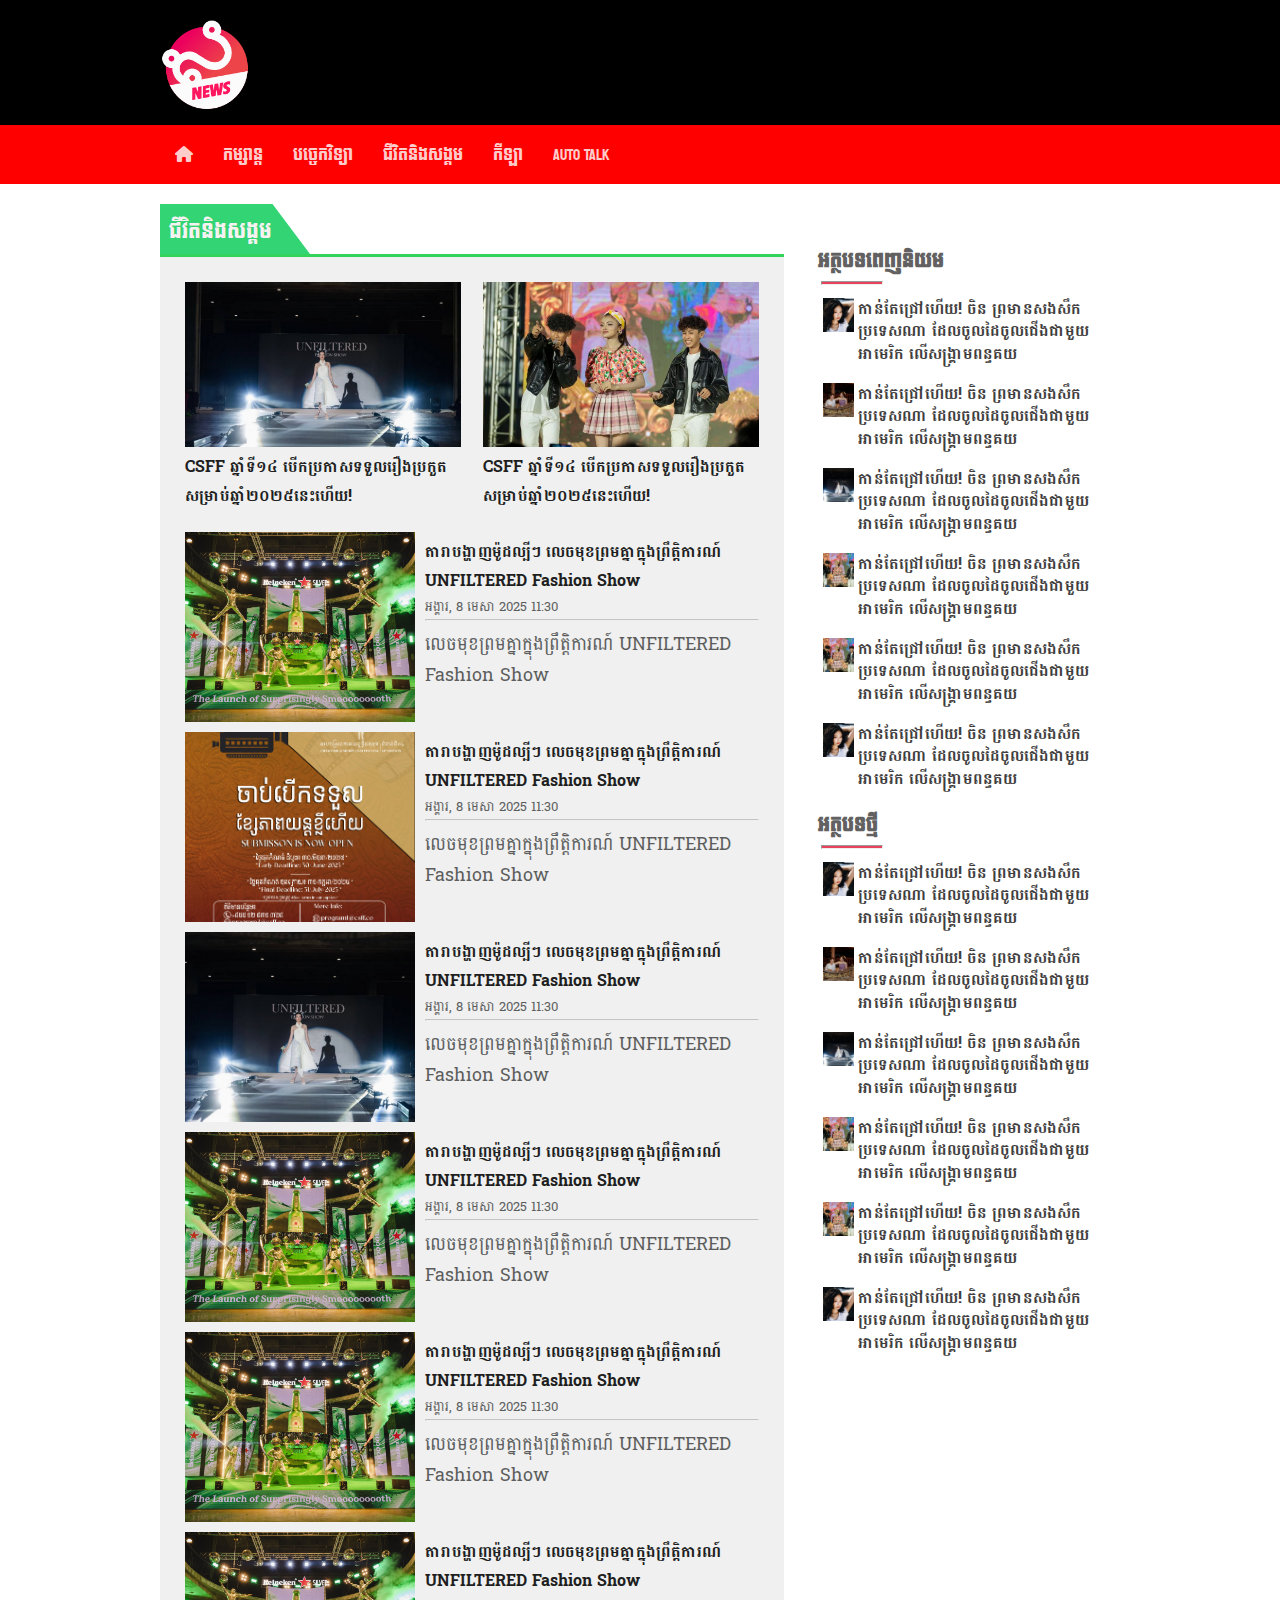
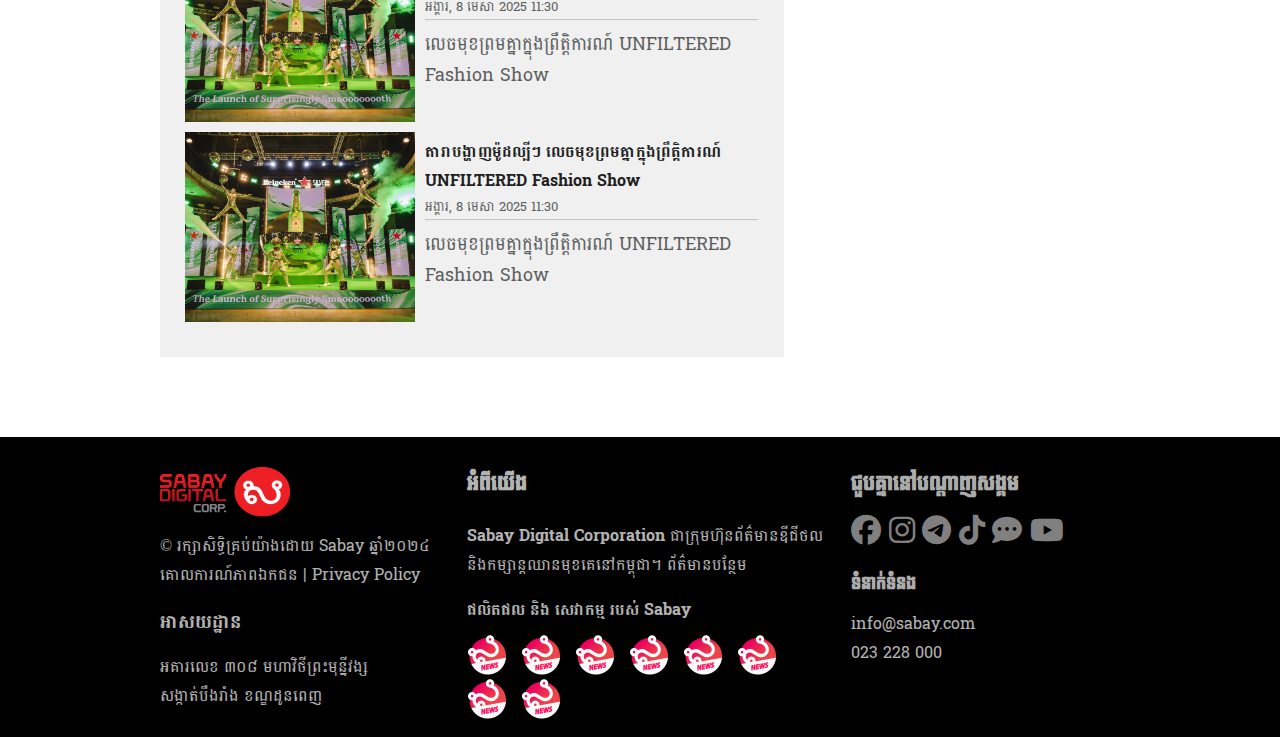
<file: socail.html>
<!DOCTYPE html>
<html lang="en">
<head>
  <meta charset="UTF-8">
  <meta name="viewport" content="width=device-width, initial-scale=1.0">
  <title>Document</title>
  <link rel="stylesheet" href="entertainment.css">
  <link rel="preconnect" href="https://fonts.googleapis.com">
  <link rel="stylesheet" href="https://cdnjs.cloudflare.com/ajax/libs/font-awesome/6.5.0/css/all.min.css">
  <link rel="preconnect" href="https://fonts.gstatic.com" crossorigin>
  <link href="https://fonts.googleapis.com/css2?family=Bokor&family=Koulen&display=swap" rel="stylesheet">
  <link href="https://fonts.googleapis.com/css2?family=Battambang:wght@100;300;400;700;900&family=Bokor&family=Koulen&display=swap" rel="stylesheet">
</head>
<body>
  <!-- Header -->
  <section >
    <div class="header-container-full">
        <div class="header-container">
            <img src="img/logo.png" alt="">
            
        </div>
    </div>
    
</section>
  <!-- Header -->
  <section>
    <div class="menu-full">
        <div class="menu">
            <ul>
                <li>
                    <a href="index.html">
                        <i class="fa-solid fa-house"></i></a>
                </li>
                <li>
                    <a href="entertainment.html">កម្សាន្ត</a>
                </li>
                <li>
                    <a href="techo.html">បច្ចេកវិទ្យា</a>
                </li>
                <li>
                    <a href="socail.html">ជីវិតនិងសង្គម</a>
                </li>
                <li>
                    <a href="keyla.html">កីឡា</a>
                </li>
                <li>
                    <a href=""> AUTO TALK</a>
                </li>
            </ul>
        </div>
        
    </div>
 </section>
 <!-- container -->
  <section>
    <div class="container-full">
      <div class="container-left">
        <div class="header-box">
          <div class="header" style="border-bottom: 3px solid rgb(51, 212, 91);">
            <div class="vdo-box" style="width: 150px; background-color: rgb(51, 212, 115);">
                <div class="title">
                    <p>ជីវិតនិងសង្គម</p>
                </div>
            </div>
            <div class="box-fafa">
              <i class="fa fa-th-list"></i>
              <i class="fa fa-th-large"></i>
              
            </div>
          </div>
        </div>
        <div class="box-new">
          <div class="hot-new">
            <div class="hot-new-box1">
              <div class="hot-new-img">
                <img src="img/s3.jpg" alt="">
              </div>
              <div class="hot-new-title">
                <h1>CSFF ឆ្នាំទី១៤ បើកប្រកាសទទួលរឿងប្រកួត សម្រាប់ឆ្នាំ២០២៥នេះហើយ!</h1>
              </div>
            </div>
            <div class="hot-new-box1">
              <div class="hot-new-img">
                <img src="img/s2.jpg" alt="">
              </div>
              <div class="hot-new-title">
                <h1>CSFF ឆ្នាំទី១៤ បើកប្រកាសទទួលរឿងប្រកួត សម្រាប់ឆ្នាំ២០២៥នេះហើយ!</h1>
              </div>
            </div>
          </div>
          <div class="sub-new">
            <div class="sub-new-box">
              <div class="img1">
                <img src="img/s4.jpg" alt="">
              </div>
              <div class="title1">
                <h1>តារាបង្ហាញម៉ូដល្បីៗ លេចមុខព្រមគ្នាក្នុងព្រឹត្ដិការណ៍ UNFILTERED Fashion Show</h1>
                <p> អង្គារ, 8 មេសា 2025 11:30</p>
                <hr>
                <p>លេចមុខព្រមគ្នាក្នុងព្រឹត្ដិការណ៍ UNFILTERED Fashion Show</p>
                
              </div>
    
            </div>

            <div class="sub-new-box">
              <div class="img1">
                <img src="img/s1.jpg" alt="">
              </div>
              <div class="title1">
                <h1>តារាបង្ហាញម៉ូដល្បីៗ លេចមុខព្រមគ្នាក្នុងព្រឹត្ដិការណ៍ UNFILTERED Fashion Show</h1>
                <p> អង្គារ, 8 មេសា 2025 11:30</p>
                <hr>
                <p>លេចមុខព្រមគ្នាក្នុងព្រឹត្ដិការណ៍ UNFILTERED Fashion Show</p>
                
              </div>
    
            </div>
            <div class="sub-new-box">
              <div class="img1">
                <img src="img/s3.jpg" alt="">
              </div>
              <div class="title1">
                <h1>តារាបង្ហាញម៉ូដល្បីៗ លេចមុខព្រមគ្នាក្នុងព្រឹត្ដិការណ៍ UNFILTERED Fashion Show</h1>
                <p> អង្គារ, 8 មេសា 2025 11:30</p>
                <hr>
                <p>លេចមុខព្រមគ្នាក្នុងព្រឹត្ដិការណ៍ UNFILTERED Fashion Show</p>
                
              </div>
    
            </div>
            <div class="sub-new-box">
              <div class="img1">
                <img src="img/s4.jpg" alt="">
              </div>
              <div class="title1">
                <h1>តារាបង្ហាញម៉ូដល្បីៗ លេចមុខព្រមគ្នាក្នុងព្រឹត្ដិការណ៍ UNFILTERED Fashion Show</h1>
                <p> អង្គារ, 8 មេសា 2025 11:30</p>
                <hr>
                <p>លេចមុខព្រមគ្នាក្នុងព្រឹត្ដិការណ៍ UNFILTERED Fashion Show</p>
                
              </div>
    
            </div>
            <div class="sub-new-box">
              <div class="img1">
                <img src="img/s4.jpg" alt="">
              </div>
              <div class="title1">
                <h1>តារាបង្ហាញម៉ូដល្បីៗ លេចមុខព្រមគ្នាក្នុងព្រឹត្ដិការណ៍ UNFILTERED Fashion Show</h1>
                <p> អង្គារ, 8 មេសា 2025 11:30</p>
                <hr>
                <p>លេចមុខព្រមគ្នាក្នុងព្រឹត្ដិការណ៍ UNFILTERED Fashion Show</p>
                
              </div>
    
            </div>
            <div class="sub-new-box">
              <div class="img1">
                <img src="img/s4.jpg" alt="">
              </div>
              <div class="title1">
                <h1>តារាបង្ហាញម៉ូដល្បីៗ លេចមុខព្រមគ្នាក្នុងព្រឹត្ដិការណ៍ UNFILTERED Fashion Show</h1>
                <p> អង្គារ, 8 មេសា 2025 11:30</p>
                <hr>
                <p>លេចមុខព្រមគ្នាក្នុងព្រឹត្ដិការណ៍ UNFILTERED Fashion Show</p>
                
              </div>
    
            </div>
            <div class="sub-new-box">
              <div class="img1">
                <img src="img/s4.jpg" alt="">
              </div>
              <div class="title1">
                <h1>តារាបង្ហាញម៉ូដល្បីៗ លេចមុខព្រមគ្នាក្នុងព្រឹត្ដិការណ៍ UNFILTERED Fashion Show</h1>
                <p> អង្គារ, 8 មេសា 2025 11:30</p>
                <hr>
                <p>លេចមុខព្រមគ្នាក្នុងព្រឹត្ដិការណ៍ UNFILTERED Fashion Show</p>
                
              </div>
    
            </div>

          </div>

        </div>
      </div>
      <div class="container-right">
        <h1>អត្ថបទពេញនិយម</h1>
        <hr>
        <div class="box-new-right">
          <div class="box-new-right-img">
            <img src="img/6.jpg" alt="">

          </div>
          <div class="box-new-right-title">
            <h1>	កាន់តែជ្រៅហើយ!​ ចិន ព្រមានសងសឹក ប្រទេសណា ដែលចូលដៃចូលជើងជាមួយអាមេរិក លើសង្គ្រាមពន្ធគយ</h1>
          </div>
        </div>
        <div class="box-new-right">
          <div class="box-new-right-img">
            <img src="img/4.jpg" alt="">

          </div>
          <div class="box-new-right-title">
            <h1>	កាន់តែជ្រៅហើយ!​ ចិន ព្រមានសងសឹក ប្រទេសណា ដែលចូលដៃចូលជើងជាមួយអាមេរិក លើសង្គ្រាមពន្ធគយ</h1>
          </div>
        </div>
        <div class="box-new-right">
          <div class="box-new-right-img">
            <img src="img/s3.jpg" alt="">

          </div>
          <div class="box-new-right-title">
            <h1>	កាន់តែជ្រៅហើយ!​ ចិន ព្រមានសងសឹក ប្រទេសណា ដែលចូលដៃចូលជើងជាមួយអាមេរិក លើសង្គ្រាមពន្ធគយ</h1>
          </div>
        </div>
        <div class="box-new-right">
          <div class="box-new-right-img">
            <img src="img/s2.jpg" alt="">

          </div>
          <div class="box-new-right-title">
            <h1>	កាន់តែជ្រៅហើយ!​ ចិន ព្រមានសងសឹក ប្រទេសណា ដែលចូលដៃចូលជើងជាមួយអាមេរិក លើសង្គ្រាមពន្ធគយ</h1>
          </div>
        </div>
        <div class="box-new-right">
          <div class="box-new-right-img">
            <img src="img/s2.jpg" alt="">

          </div>
          <div class="box-new-right-title">
            <h1>	កាន់តែជ្រៅហើយ!​ ចិន ព្រមានសងសឹក ប្រទេសណា ដែលចូលដៃចូលជើងជាមួយអាមេរិក លើសង្គ្រាមពន្ធគយ</h1>
          </div>
        </div>
        <div class="box-new-right">
          <div class="box-new-right-img">
            <img src="img/6.jpg" alt="">

          </div>
          <div class="box-new-right-title">
            <h1>	កាន់តែជ្រៅហើយ!​ ចិន ព្រមានសងសឹក ប្រទេសណា ដែលចូលដៃចូលជើងជាមួយអាមេរិក លើសង្គ្រាមពន្ធគយ</h1>
          </div>
        </div>


        <h1>អត្ថបទថ្មី</h1>
        <hr>
        <div class="box-new-right">
          <div class="box-new-right-img">
            <img src="img/6.jpg" alt="">

          </div>
          <div class="box-new-right-title">
            <h1>	កាន់តែជ្រៅហើយ!​ ចិន ព្រមានសងសឹក ប្រទេសណា ដែលចូលដៃចូលជើងជាមួយអាមេរិក លើសង្គ្រាមពន្ធគយ</h1>
          </div>
        </div>
        <div class="box-new-right">
          <div class="box-new-right-img">
            <img src="img/4.jpg" alt="">

          </div>
          <div class="box-new-right-title">
            <h1>	កាន់តែជ្រៅហើយ!​ ចិន ព្រមានសងសឹក ប្រទេសណា ដែលចូលដៃចូលជើងជាមួយអាមេរិក លើសង្គ្រាមពន្ធគយ</h1>
          </div>
        </div>
        <div class="box-new-right">
          <div class="box-new-right-img">
            <img src="img/s3.jpg" alt="">

          </div>
          <div class="box-new-right-title">
            <h1>	កាន់តែជ្រៅហើយ!​ ចិន ព្រមានសងសឹក ប្រទេសណា ដែលចូលដៃចូលជើងជាមួយអាមេរិក លើសង្គ្រាមពន្ធគយ</h1>
          </div>
        </div>
        <div class="box-new-right">
          <div class="box-new-right-img">
            <img src="img/s2.jpg" alt="">

          </div>
          <div class="box-new-right-title">
            <h1>	កាន់តែជ្រៅហើយ!​ ចិន ព្រមានសងសឹក ប្រទេសណា ដែលចូលដៃចូលជើងជាមួយអាមេរិក លើសង្គ្រាមពន្ធគយ</h1>
          </div>
        </div>
        <div class="box-new-right">
          <div class="box-new-right-img">
            <img src="img/s2.jpg" alt="">

          </div>
          <div class="box-new-right-title">
            <h1>	កាន់តែជ្រៅហើយ!​ ចិន ព្រមានសងសឹក ប្រទេសណា ដែលចូលដៃចូលជើងជាមួយអាមេរិក លើសង្គ្រាមពន្ធគយ</h1>
          </div>
        </div>
        <div class="box-new-right">
          <div class="box-new-right-img">
            <img src="img/6.jpg" alt="">

          </div>
          <div class="box-new-right-title">
            <h1>	កាន់តែជ្រៅហើយ!​ ចិន ព្រមានសងសឹក ប្រទេសណា ដែលចូលដៃចូលជើងជាមួយអាមេរិក លើសង្គ្រាមពន្ធគយ</h1>
          </div>
        </div>
      </div>
        
  </section>

  <footer>
    <div class="footer-container">
        <div class="footer1">
            <div class="logo">
                <img src="img/footer-logo.png" alt="">
            </div>
            <p>​© រក្សា​សិទ្ធិ​គ្រប់​យ៉ាង​ដោយ​ Sabay ឆ្នាំ​២០២៤ <br>
                គោលការណ៍​ភាព​ឯកជន | Privacy Policy 
            </p>
            <h1>អាសយដ្ឋាន</h1>
            <p>អគារ​លេខ ៣០៨ មហាវិថីព្រះមុន្នីវង្ស
                <br>សង្កាត់បឹងរាំង ខណ្ឌដូនពេញ</p>
        </div>
        <div class="footer1">
            <h1>អំពីយើង</h1>
            <p>
            <b>    Sabay Digital Corporation </b>ជា​ក្រុមហ៊ុន​ព័ត៌មាន​ឌីជីថល និង​កម្សាន្ត​ឈាន​មុខ​គេនៅ​កម្ពុជា។ ព័ត៌មាន​បន្ថែម
            </p>
            <h1 style="font-size: 1em;
            font-family:Battambang;
            margin-top: 0px;">ផលិត​ផល​ និង​ សេវាកម្ម របស់ Sabay</h1>
            <div class="logo">
                <img src="img/logo.png" alt="">
                <img src="img/logo.png" alt="">
                <img src="img/logo.png" alt="">
                <img src="img/logo.png" alt="">
                <img src="img/logo.png" alt="">
                <img src="img/logo.png" alt="">
                <img src="img/logo.png" alt="">
                <img src="img/logo.png" alt="">

            </div>
        </div>
        <div class="footer1">
            <h1>ជួបគ្នានៅបណ្តាញសង្គម</h1>
            <div class="logo">
                <i class="fab fa-facebook"></i>
                <i class="fab fa-instagram"></i>
                <i class="fab fa-telegram"></i>
                <i class="fab fa-tiktok"></i>
                <i class="fas fa-comment-dots"></i>
                <i class="fab fa-youtube"></i>
            </div>
            <h1 style="font-size: 1em; margin-top: 5px;">ទំនាក់ទំនង</h1>
            <p>info@sabay.com <br>
                023 228 000</p>
        </div>
    </div>

 </footer>



  
</body>
</html>
</file>
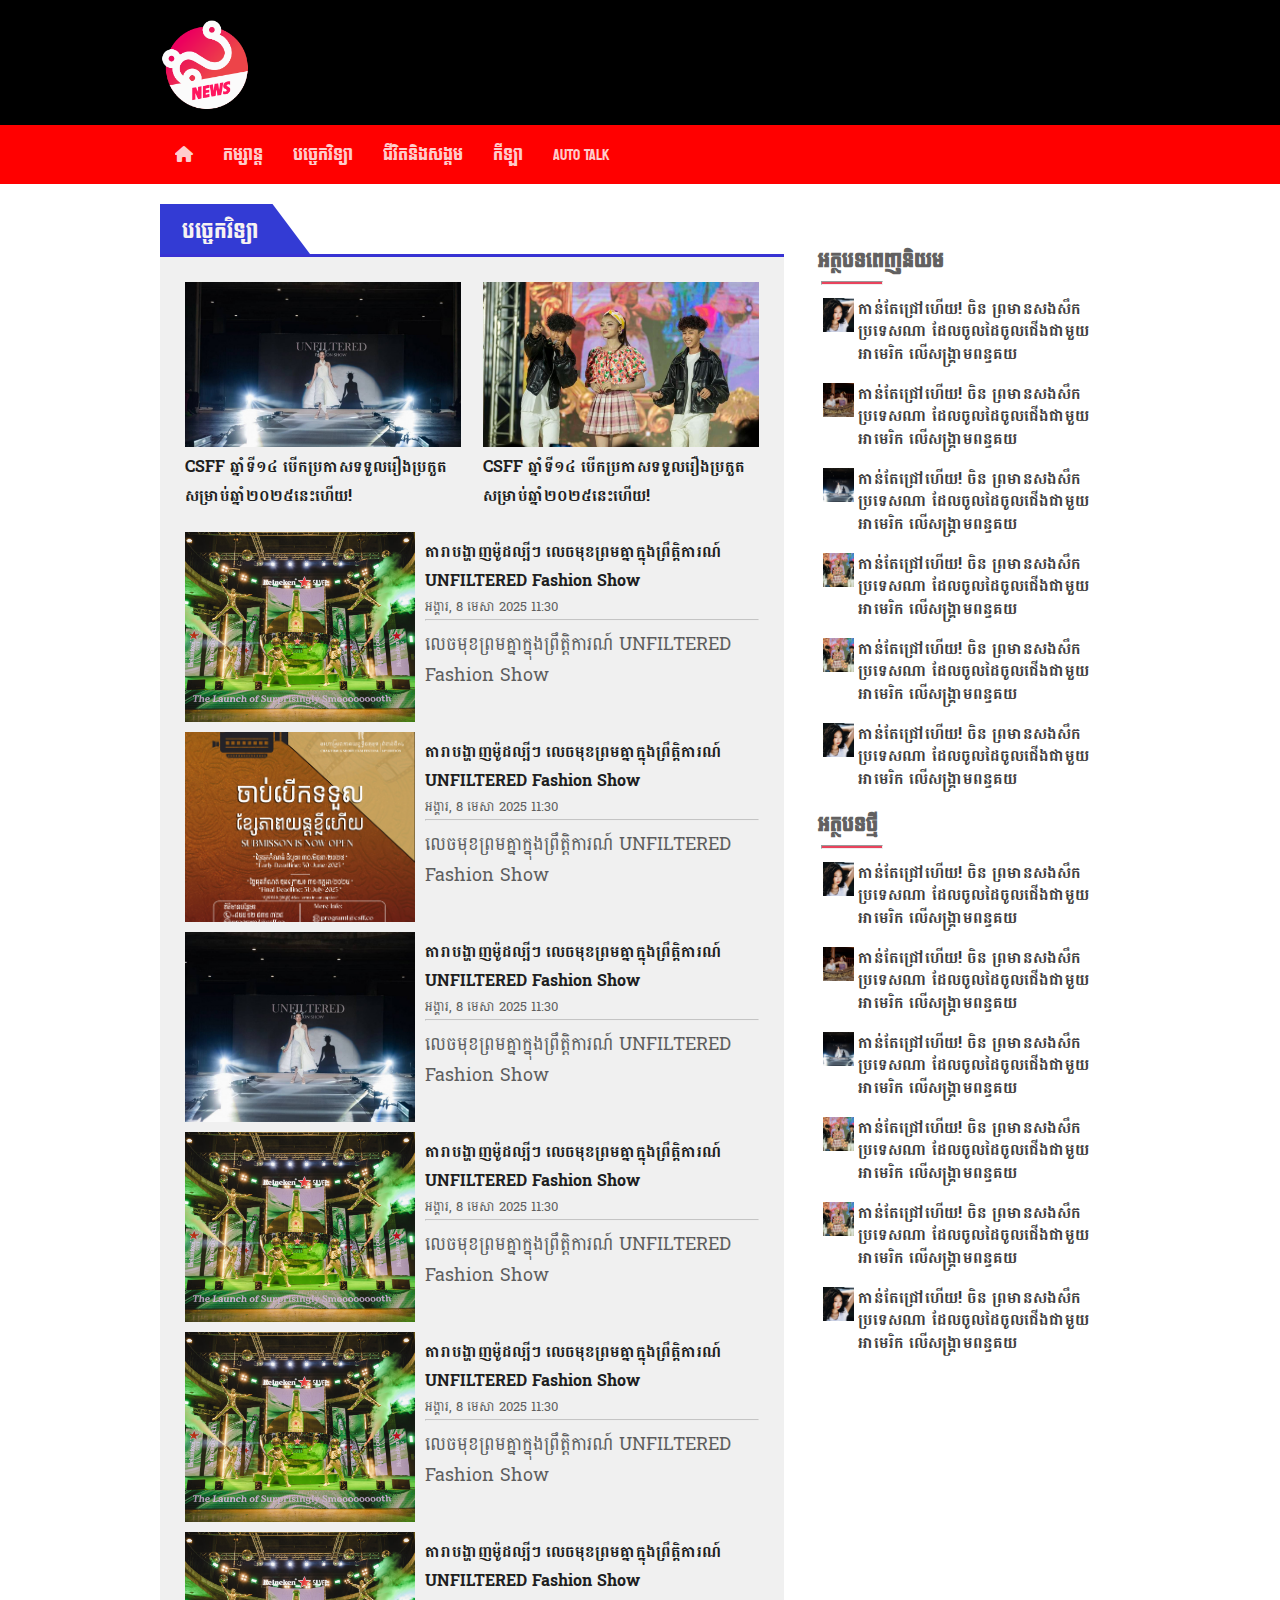
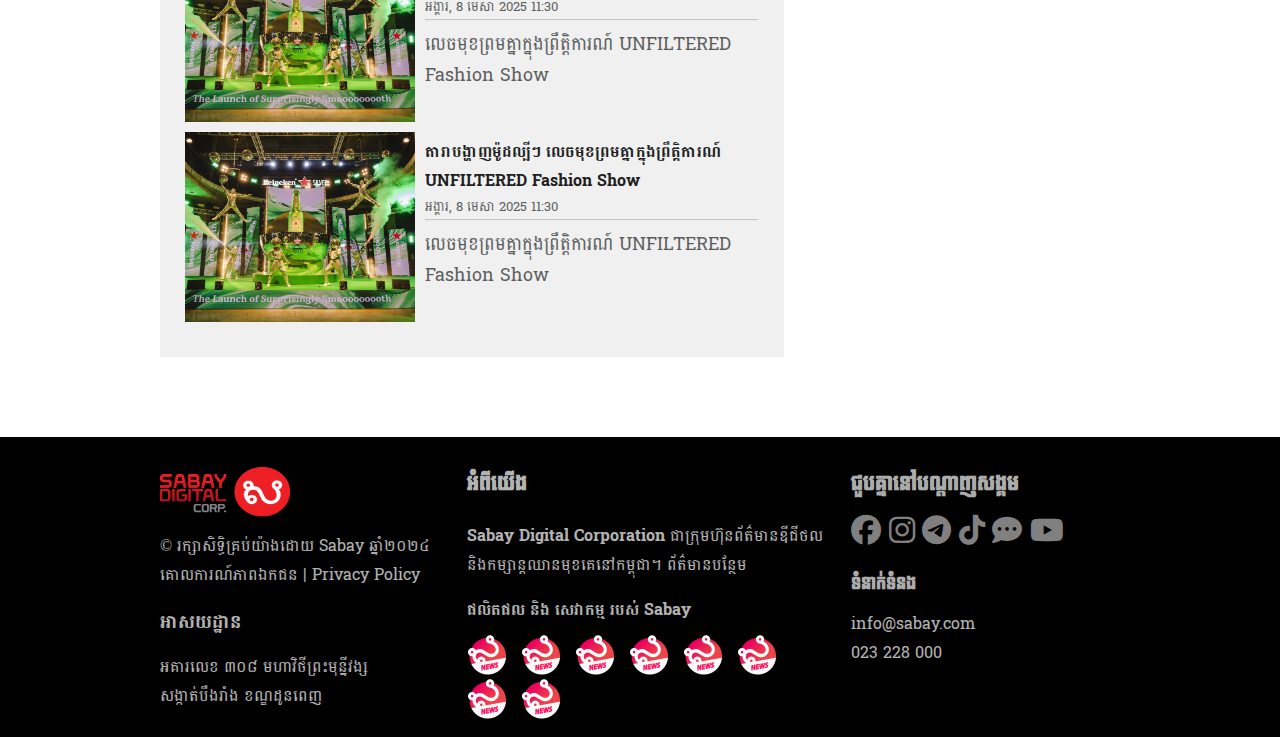
<file: techo.html>
<!DOCTYPE html>
<html lang="en">
<head>
  <meta charset="UTF-8">
  <meta name="viewport" content="width=device-width, initial-scale=1.0">
  <title>Document</title>
  <link rel="stylesheet" href="entertainment.css">
  <link rel="preconnect" href="https://fonts.googleapis.com">
  <link rel="stylesheet" href="https://cdnjs.cloudflare.com/ajax/libs/font-awesome/6.5.0/css/all.min.css">
  <link rel="preconnect" href="https://fonts.gstatic.com" crossorigin>
  <link href="https://fonts.googleapis.com/css2?family=Bokor&family=Koulen&display=swap" rel="stylesheet">
  <link href="https://fonts.googleapis.com/css2?family=Battambang:wght@100;300;400;700;900&family=Bokor&family=Koulen&display=swap" rel="stylesheet">
</head>
<body>
  <!-- Header -->
  <section >
    <div class="header-container-full">
        <div class="header-container">
            <img src="img/logo.png" alt="">
            
        </div>
    </div>
    
</section>
  <!-- Header -->
  <section>
    <div class="menu-full">
        <div class="menu">
            <ul>
                <li>
                    <a href="index.html">
                        <i class="fa-solid fa-house"></i></a>
                </li>
                <li>
                    <a href="entertainment.html">កម្សាន្ត</a>
                </li>
                <li>
                    <a href="techo.html">បច្ចេកវិទ្យា</a>
                </li>
                <li>
                    <a href="socail.html">ជីវិតនិងសង្គម</a>
                </li>
                <li>
                    <a href="keyla.html">កីឡា</a>
                </li>
                <li>
                    <a href=""> AUTO TALK</a>
                </li>
            </ul>
        </div>
        
    </div>
 </section>
 <!-- container -->
  <section>
    <div class="container-full">
      <div class="container-left">
        <div class="header-box">
          <div class="header" style="border-bottom: 3px solid rgb(56, 51, 212);">
            <div class="vdo-box" style="width: 150px; background-color: rgb(51, 59, 212);">
                <div class="title">
                    <p>បច្ចេកវិទ្យា</p>
                </div>
            </div>
            <div class="box-fafa">
              <i class="fa fa-th-list"></i>
              <i class="fa fa-th-large"></i>
              
            </div>
          </div>
        </div>
        <div class="box-new">
          <div class="hot-new">
            <div class="hot-new-box1">
              <div class="hot-new-img">
                <img src="img/s3.jpg" alt="">
              </div>
              <div class="hot-new-title">
                <h1>CSFF ឆ្នាំទី១៤ បើកប្រកាសទទួលរឿងប្រកួត សម្រាប់ឆ្នាំ២០២៥នេះហើយ!</h1>
              </div>
            </div>
            <div class="hot-new-box1">
              <div class="hot-new-img">
                <img src="img/s2.jpg" alt="">
              </div>
              <div class="hot-new-title">
                <h1>CSFF ឆ្នាំទី១៤ បើកប្រកាសទទួលរឿងប្រកួត សម្រាប់ឆ្នាំ២០២៥នេះហើយ!</h1>
              </div>
            </div>
          </div>
          <div class="sub-new">
            <div class="sub-new-box">
              <div class="img1">
                <img src="img/s4.jpg" alt="">
              </div>
              <div class="title1">
                <h1>តារាបង្ហាញម៉ូដល្បីៗ លេចមុខព្រមគ្នាក្នុងព្រឹត្ដិការណ៍ UNFILTERED Fashion Show</h1>
                <p> អង្គារ, 8 មេសា 2025 11:30</p>
                <hr>
                <p>លេចមុខព្រមគ្នាក្នុងព្រឹត្ដិការណ៍ UNFILTERED Fashion Show</p>
                
              </div>
    
            </div>

            <div class="sub-new-box">
              <div class="img1">
                <img src="img/s1.jpg" alt="">
              </div>
              <div class="title1">
                <h1>តារាបង្ហាញម៉ូដល្បីៗ លេចមុខព្រមគ្នាក្នុងព្រឹត្ដិការណ៍ UNFILTERED Fashion Show</h1>
                <p> អង្គារ, 8 មេសា 2025 11:30</p>
                <hr>
                <p>លេចមុខព្រមគ្នាក្នុងព្រឹត្ដិការណ៍ UNFILTERED Fashion Show</p>
                
              </div>
    
            </div>
            <div class="sub-new-box">
              <div class="img1">
                <img src="img/s3.jpg" alt="">
              </div>
              <div class="title1">
                <h1>តារាបង្ហាញម៉ូដល្បីៗ លេចមុខព្រមគ្នាក្នុងព្រឹត្ដិការណ៍ UNFILTERED Fashion Show</h1>
                <p> អង្គារ, 8 មេសា 2025 11:30</p>
                <hr>
                <p>លេចមុខព្រមគ្នាក្នុងព្រឹត្ដិការណ៍ UNFILTERED Fashion Show</p>
                
              </div>
    
            </div>
            <div class="sub-new-box">
              <div class="img1">
                <img src="img/s4.jpg" alt="">
              </div>
              <div class="title1">
                <h1>តារាបង្ហាញម៉ូដល្បីៗ លេចមុខព្រមគ្នាក្នុងព្រឹត្ដិការណ៍ UNFILTERED Fashion Show</h1>
                <p> អង្គារ, 8 មេសា 2025 11:30</p>
                <hr>
                <p>លេចមុខព្រមគ្នាក្នុងព្រឹត្ដិការណ៍ UNFILTERED Fashion Show</p>
                
              </div>
    
            </div>
            <div class="sub-new-box">
              <div class="img1">
                <img src="img/s4.jpg" alt="">
              </div>
              <div class="title1">
                <h1>តារាបង្ហាញម៉ូដល្បីៗ លេចមុខព្រមគ្នាក្នុងព្រឹត្ដិការណ៍ UNFILTERED Fashion Show</h1>
                <p> អង្គារ, 8 មេសា 2025 11:30</p>
                <hr>
                <p>លេចមុខព្រមគ្នាក្នុងព្រឹត្ដិការណ៍ UNFILTERED Fashion Show</p>
                
              </div>
    
            </div>
            <div class="sub-new-box">
              <div class="img1">
                <img src="img/s4.jpg" alt="">
              </div>
              <div class="title1">
                <h1>តារាបង្ហាញម៉ូដល្បីៗ លេចមុខព្រមគ្នាក្នុងព្រឹត្ដិការណ៍ UNFILTERED Fashion Show</h1>
                <p> អង្គារ, 8 មេសា 2025 11:30</p>
                <hr>
                <p>លេចមុខព្រមគ្នាក្នុងព្រឹត្ដិការណ៍ UNFILTERED Fashion Show</p>
                
              </div>
    
            </div>
            <div class="sub-new-box">
              <div class="img1">
                <img src="img/s4.jpg" alt="">
              </div>
              <div class="title1">
                <h1>តារាបង្ហាញម៉ូដល្បីៗ លេចមុខព្រមគ្នាក្នុងព្រឹត្ដិការណ៍ UNFILTERED Fashion Show</h1>
                <p> អង្គារ, 8 មេសា 2025 11:30</p>
                <hr>
                <p>លេចមុខព្រមគ្នាក្នុងព្រឹត្ដិការណ៍ UNFILTERED Fashion Show</p>
                
              </div>
    
            </div>

          </div>

        </div>
      </div>
      <div class="container-right">
        <h1>អត្ថបទពេញនិយម</h1>
        <hr>
        <div class="box-new-right">
          <div class="box-new-right-img">
            <img src="img/6.jpg" alt="">

          </div>
          <div class="box-new-right-title">
            <h1>	កាន់តែជ្រៅហើយ!​ ចិន ព្រមានសងសឹក ប្រទេសណា ដែលចូលដៃចូលជើងជាមួយអាមេរិក លើសង្គ្រាមពន្ធគយ</h1>
          </div>
        </div>
        <div class="box-new-right">
          <div class="box-new-right-img">
            <img src="img/4.jpg" alt="">

          </div>
          <div class="box-new-right-title">
            <h1>	កាន់តែជ្រៅហើយ!​ ចិន ព្រមានសងសឹក ប្រទេសណា ដែលចូលដៃចូលជើងជាមួយអាមេរិក លើសង្គ្រាមពន្ធគយ</h1>
          </div>
        </div>
        <div class="box-new-right">
          <div class="box-new-right-img">
            <img src="img/s3.jpg" alt="">

          </div>
          <div class="box-new-right-title">
            <h1>	កាន់តែជ្រៅហើយ!​ ចិន ព្រមានសងសឹក ប្រទេសណា ដែលចូលដៃចូលជើងជាមួយអាមេរិក លើសង្គ្រាមពន្ធគយ</h1>
          </div>
        </div>
        <div class="box-new-right">
          <div class="box-new-right-img">
            <img src="img/s2.jpg" alt="">

          </div>
          <div class="box-new-right-title">
            <h1>	កាន់តែជ្រៅហើយ!​ ចិន ព្រមានសងសឹក ប្រទេសណា ដែលចូលដៃចូលជើងជាមួយអាមេរិក លើសង្គ្រាមពន្ធគយ</h1>
          </div>
        </div>
        <div class="box-new-right">
          <div class="box-new-right-img">
            <img src="img/s2.jpg" alt="">

          </div>
          <div class="box-new-right-title">
            <h1>	កាន់តែជ្រៅហើយ!​ ចិន ព្រមានសងសឹក ប្រទេសណា ដែលចូលដៃចូលជើងជាមួយអាមេរិក លើសង្គ្រាមពន្ធគយ</h1>
          </div>
        </div>
        <div class="box-new-right">
          <div class="box-new-right-img">
            <img src="img/6.jpg" alt="">

          </div>
          <div class="box-new-right-title">
            <h1>	កាន់តែជ្រៅហើយ!​ ចិន ព្រមានសងសឹក ប្រទេសណា ដែលចូលដៃចូលជើងជាមួយអាមេរិក លើសង្គ្រាមពន្ធគយ</h1>
          </div>
        </div>


        <h1>អត្ថបទថ្មី</h1>
        <hr>
        <div class="box-new-right">
          <div class="box-new-right-img">
            <img src="img/6.jpg" alt="">

          </div>
          <div class="box-new-right-title">
            <h1>	កាន់តែជ្រៅហើយ!​ ចិន ព្រមានសងសឹក ប្រទេសណា ដែលចូលដៃចូលជើងជាមួយអាមេរិក លើសង្គ្រាមពន្ធគយ</h1>
          </div>
        </div>
        <div class="box-new-right">
          <div class="box-new-right-img">
            <img src="img/4.jpg" alt="">

          </div>
          <div class="box-new-right-title">
            <h1>	កាន់តែជ្រៅហើយ!​ ចិន ព្រមានសងសឹក ប្រទេសណា ដែលចូលដៃចូលជើងជាមួយអាមេរិក លើសង្គ្រាមពន្ធគយ</h1>
          </div>
        </div>
        <div class="box-new-right">
          <div class="box-new-right-img">
            <img src="img/s3.jpg" alt="">

          </div>
          <div class="box-new-right-title">
            <h1>	កាន់តែជ្រៅហើយ!​ ចិន ព្រមានសងសឹក ប្រទេសណា ដែលចូលដៃចូលជើងជាមួយអាមេរិក លើសង្គ្រាមពន្ធគយ</h1>
          </div>
        </div>
        <div class="box-new-right">
          <div class="box-new-right-img">
            <img src="img/s2.jpg" alt="">

          </div>
          <div class="box-new-right-title">
            <h1>	កាន់តែជ្រៅហើយ!​ ចិន ព្រមានសងសឹក ប្រទេសណា ដែលចូលដៃចូលជើងជាមួយអាមេរិក លើសង្គ្រាមពន្ធគយ</h1>
          </div>
        </div>
        <div class="box-new-right">
          <div class="box-new-right-img">
            <img src="img/s2.jpg" alt="">

          </div>
          <div class="box-new-right-title">
            <h1>	កាន់តែជ្រៅហើយ!​ ចិន ព្រមានសងសឹក ប្រទេសណា ដែលចូលដៃចូលជើងជាមួយអាមេរិក លើសង្គ្រាមពន្ធគយ</h1>
          </div>
        </div>
        <div class="box-new-right">
          <div class="box-new-right-img">
            <img src="img/6.jpg" alt="">

          </div>
          <div class="box-new-right-title">
            <h1>	កាន់តែជ្រៅហើយ!​ ចិន ព្រមានសងសឹក ប្រទេសណា ដែលចូលដៃចូលជើងជាមួយអាមេរិក លើសង្គ្រាមពន្ធគយ</h1>
          </div>
        </div>
      </div>
        
  </section>

  <footer>
    <div class="footer-container">
        <div class="footer1">
            <div class="logo">
                <img src="img/footer-logo.png" alt="">
            </div>
            <p>​© រក្សា​សិទ្ធិ​គ្រប់​យ៉ាង​ដោយ​ Sabay ឆ្នាំ​២០២៤ <br>
                គោលការណ៍​ភាព​ឯកជន | Privacy Policy 
            </p>
            <h1>អាសយដ្ឋាន</h1>
            <p>អគារ​លេខ ៣០៨ មហាវិថីព្រះមុន្នីវង្ស
                <br>សង្កាត់បឹងរាំង ខណ្ឌដូនពេញ</p>
        </div>
        <div class="footer1">
            <h1>អំពីយើង</h1>
            <p>
            <b>    Sabay Digital Corporation </b>ជា​ក្រុមហ៊ុន​ព័ត៌មាន​ឌីជីថល និង​កម្សាន្ត​ឈាន​មុខ​គេនៅ​កម្ពុជា។ ព័ត៌មាន​បន្ថែម
            </p>
            <h1 style="font-size: 1em;
            font-family:Battambang;
            margin-top: 0px;">ផលិត​ផល​ និង​ សេវាកម្ម របស់ Sabay</h1>
            <div class="logo">
                <img src="img/logo.png" alt="">
                <img src="img/logo.png" alt="">
                <img src="img/logo.png" alt="">
                <img src="img/logo.png" alt="">
                <img src="img/logo.png" alt="">
                <img src="img/logo.png" alt="">
                <img src="img/logo.png" alt="">
                <img src="img/logo.png" alt="">

            </div>
        </div>
        <div class="footer1">
            <h1>ជួបគ្នានៅបណ្តាញសង្គម</h1>
            <div class="logo">
                <i class="fab fa-facebook"></i>
                <i class="fab fa-instagram"></i>
                <i class="fab fa-telegram"></i>
                <i class="fab fa-tiktok"></i>
                <i class="fas fa-comment-dots"></i>
                <i class="fab fa-youtube"></i>
            </div>
            <h1 style="font-size: 1em; margin-top: 5px;">ទំនាក់ទំនង</h1>
            <p>info@sabay.com <br>
                023 228 000</p>
        </div>
    </div>

 </footer>



  
</body>
</html>
</file>
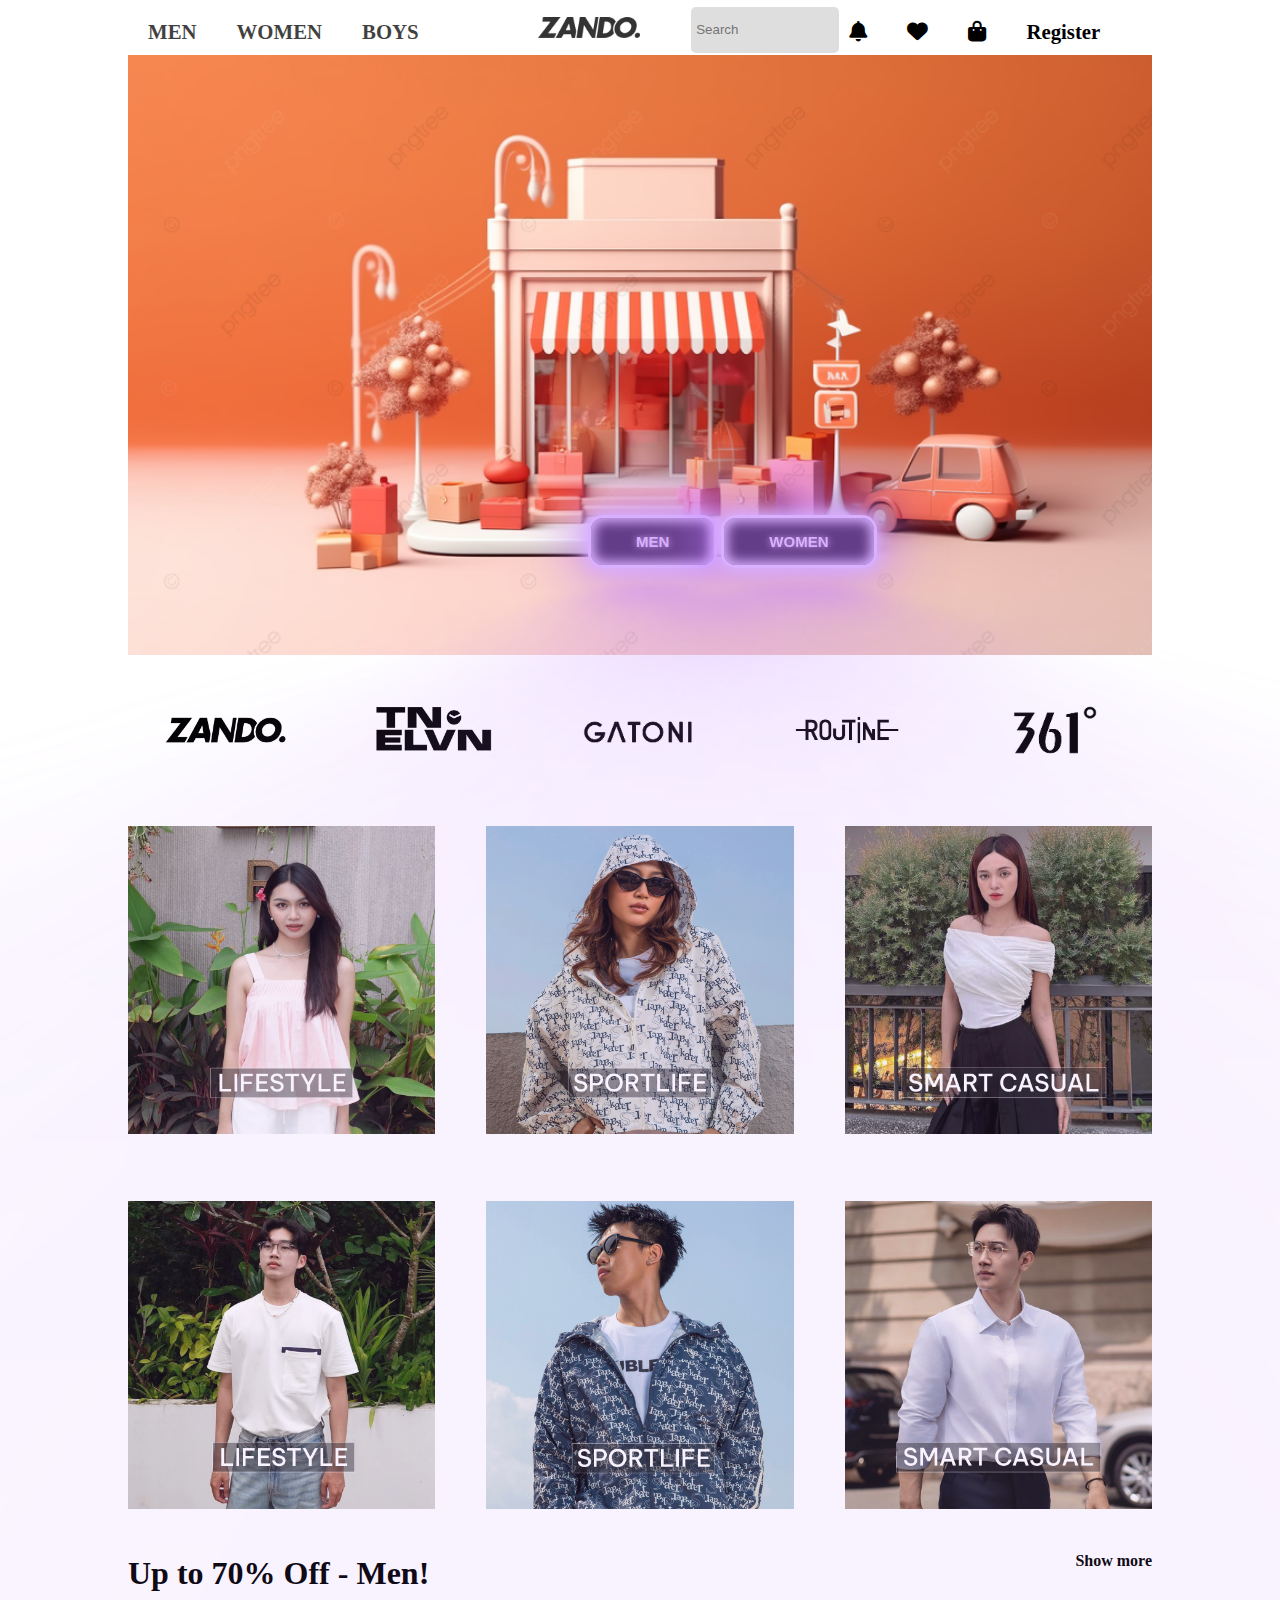
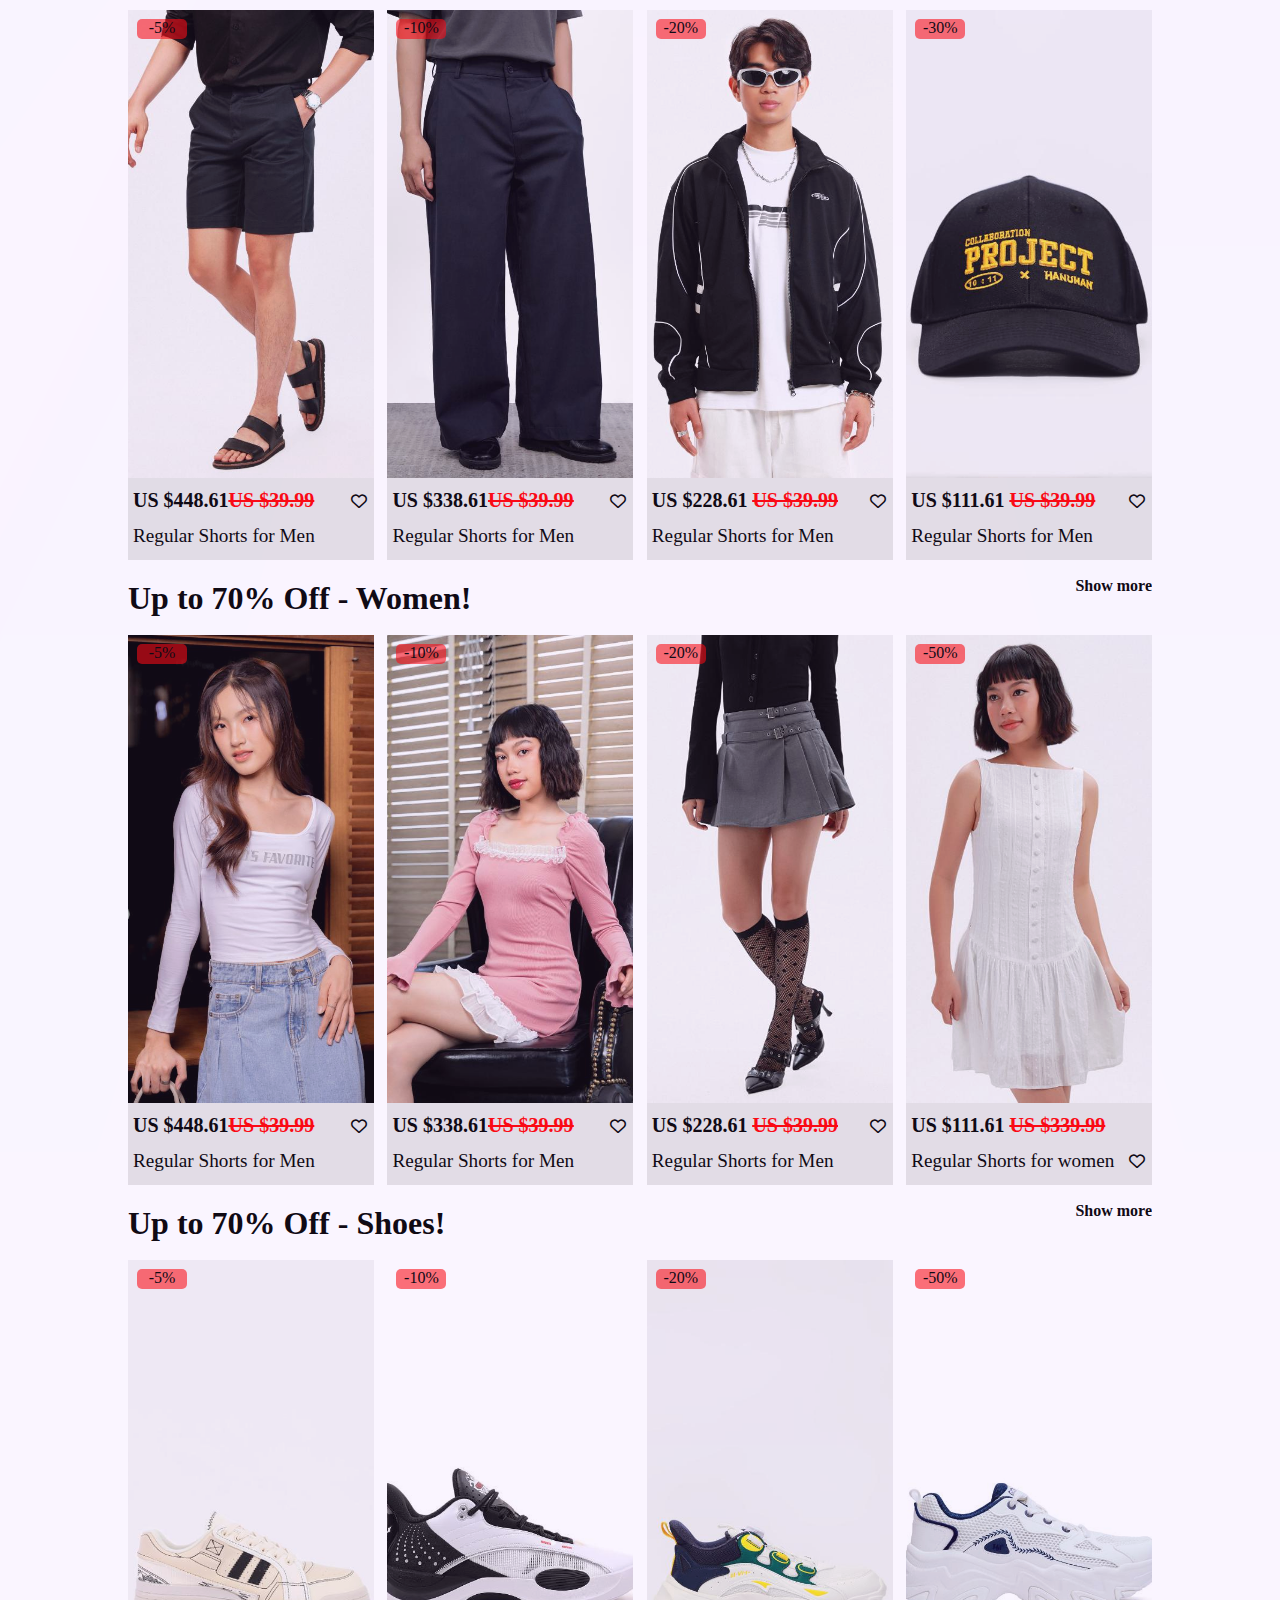
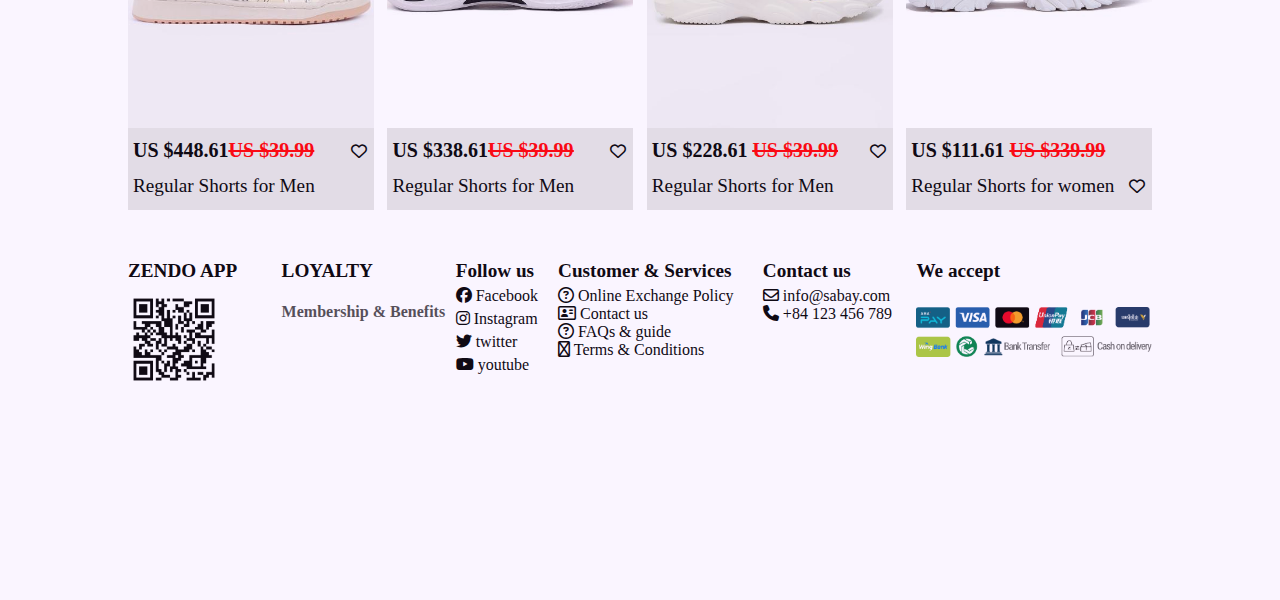
<file: zando.html>
<!DOCTYPE html>
<html lang="en">
<head>
    <meta charset="UTF-8">
    <meta name="viewport" content="width=device-width, initial-scale=1.0">
    <title>Document</title>
    <link rel="stylesheet" href="https://cdnjs.cloudflare.com/ajax/libs/font-awesome/6.5.0/css/all.min.css">
    <script src="https://code.jquery.com/jquery-3.7.1.min.js"></script>

    <link rel="stylesheet" href="style.css">
</head>

<body>
    <div class="menu-container">
        <div class="menu-container-left">
            <ul>
                <li>
                    <a href="">MEN</a>
                </li>
                <li>
                    <a href="">WOMEN</a>
                </li>
                <li>
                    <a href="">BOYS</a>
                </li>
                <li>
                    <a href="">GIRLS</a>
                </li>
            </ul>
        </div>
        <div class="menu-container-logo">
            <img src="images/logo/ZANDO-NEW-LOGO-2025.png" alt="">
        </div>
        <div class="menu-container-right">
            <div class="search-bar">
                <label for=""></label>
                <input type="text" placeholder="Search">
            </div>
            <div class="logo-right">
                <ul>
                    <li><i class="fa-solid fa-bell"></i></li>
                    <li><i class="fa-solid fa-heart"></i></li>
                    <li><i class="fa-solid fa-bag-shopping"></i></li>
                    <li>Register</li>
                    <li>Login</li>
                </ul>


            </div>
        </div>
    </div>

    <div class="slide-container">
        <div class="btn-slide-container">
            <!-- From Uiverse.io by cssbuttons-io -->
            <button> MEN
            </button>
            <button> WOMEN
            </button>

        </div>
    </div>

    <div class="logo-content">
        <div class="box-logo"><img src="images/content-logo/1.jpg" alt=""></div>
        <div class="box-logo"><img src="images/content-logo/2.jpg" alt=""></div>
        <div class="box-logo"><img src="images/content-logo/3.jpg" alt=""></div>
        <div class="box-logo"><img src="images/content-logo/4.jpg" alt=""></div>
        <div class="box-logo"><img src="images/content-logo/5.jpg" alt=""></div>
    </div>

    <!-- content-feature-normal -->
    <div class="content-feature">
        <!-- <div class="box-feature">
            <img src="images/image-feature/1.jpg" alt="">
        </div>
        <div class="box-feature">
            <img src="images/image-feature/2.jpg" alt="">
        </div>
        <div class="box-feature">
            <img src="images/image-feature/3.jpg" alt="">
        </div>
        <div class="box-feature">
            <img src="images/image-feature/4.jpg" alt="">
        </div>
        <div class="box-feature">
            <img src="images/image-feature/5.jpg" alt="">
        </div>
        <div class="box-feature">
            <img src="images/image-feature/6.jpg" alt="">
        </div> -->
    </div>

    <!-- content-feature discount mens -->
    <div class="content-feature-discount">
        <div class="content-dics-title">
            <h1>Up to 70% Off - Men!</h1>
            <p>Show more</p>
        </div>
        <div class="result">
        </div>

    </div>

    <!-- content-feature discount women -->
    <div class="content-feature-discount">
        <div class="content-dics-title">
            <h1>Up to 70% Off - Women!</h1>
            <p>Show more</p>
         </div>
        <div class="result-women">
        </div>

    </div>

        <!-- content-feature discount shoes -->
    <div class="content-feature-discount">
        <div class="content-dics-title">
            <h1>Up to 70% Off - Shoes!</h1>
            <p>Show more</p>
         </div>
        <div class="result-shoes">
        </div>

    </div>

    

    

    <!-- footer -->
    <footer>
        <div class="qr">
            <p>ZENDO APP</p>
            <img src="images/qr_code_app.png" alt="">
        </div>
        <div class="dcs">
            <p>
                LOYALTY
            </p>
            <h4>Membership & Benefits</h4>
        </div>
        <div class="follow">
            <p>Follow us</p>
            <div class="follow-logo"><i class="fa-brands fa-facebook"></i> Facebook</div>
            <div class="follow-logo"><i class="fa-brands fa-instagram"></i> Instagram</div>
            <div class="follow-logo"><i class="fa-brands fa-twitter"></i> twitter</div>
            <div class="follow-logo"><i class="fa-brands fa-youtube"></i> youtube</div>
        </div>
        <div class="service">
            <p> Customer & Services</p>
            <div class="service-logo"><i class="fa-regular fa-circle-question"></i> Online Exchange Policy</div>
            <div class="service-logo"><i class="fa-regular fa-address-card"> </i> Contact us</div>
            <div class="service-logo"><i class="fa-regular fa-circle-question"></i> FAQs & guide</div>
            <div class="service-logo"><i class="fa-regular fa-arrow-right-to-bracket"></i> Terms & Conditions</div>
        </div>
        <div class="contact">
            <p> Contact us</p>
            <div class="contact-logo"><i class="fa-regular fa-envelope"></i> info@sabay.com</div>
            <div class="contact-logo"><i class="fa-solid fa-phone"></i> +84 123 456 789</div>
        </div>
        <div class="payment">
            <p>We accept</p>
            <img src="images/logo-payment/1.png" alt="">
        </div>
    </footer>
    <br><br> <br><br><br>


</body>
<script src="script/main.js"></script>
<script src="js/data.js"></script>
<script>
    //for javascript
    PutimgContentfeature(box_feature);
    Discounmencontainer(discountmen);
    Discounwomencontainer(discountwomen);
    Discountshoescontainer(discountshoes);
</script>

</html>
</file>
<file: style.css>
.menu-container {
    width: 80%;
    height: 55px;
    /* background-color: brown; */
    margin: auto;


}

body {
    margin: 0px;
    padding: 0px;
}

.menu-container .menu-container-left {
    width: 35%;
    height: 100%;
    /* background-color: blue; */
    float: left;
    overflow: hidden;
}

.menu-container .menu-container-logo {
    width: 20%;
    height: 100%;
    /* background-color: red; */
    float: left;
    justify-content: center;
    align-items: center;
    display: flex;
}

.menu-container .menu-container-right {
    width: 45%;
    height: 100%;
    overflow: hidden;
    /* background-color: blue; */
    float: left;
}

.menu-container ul {
    padding: 0px;
    margin: 0px;

}

.menu-container ul li {
    list-style-type: none;
    float: left;
    padding: 20px;
}

.menu-container ul li a {
    text-decoration: none;
    color: rgb(18, 17, 17);
    font-size: 1.3em;
    transition: 0.2s;
    font-weight: bold;
    opacity: 0.8;

}

.menu-container ul li:hover {
    background-color: rgba(138, 145, 138, 0.352);
    transform: scale(1.1);
    transition: 0.5s;
}

.menu-container .menu-container-logo img {
    width: 50%;
    height: 50%;
    object-fit: contain;
    opacity: 0.8;

}

.menu-container-right .search-bar {
    width: 30%;
    height: 100%;
    /* background-color: blueviolet; */
    float: left;
    /* background-color: rosybrown; */
    margin-top: 7px;

}

.menu-container-right .search-bar input {
    width: 100%;
    height: 65%;
    border-radius: 5px;
    border: none;
    padding: 5px;
    background-color: rgba(128, 128, 128, 0.259);
}

.menu-container-right .logo-right ul li {
    font-size: 1.3em;
    font-weight: bold;
}


/* slide-container */

.slide-container {
    width: 80%;
    /* background-color: rgb(217, 172, 129); */
    height: 600px;
    margin: auto;
    background-image: url(images/background/2.png);
    background-repeat: no-repeat;
    background-size: cover;
    position: relative;
    background-position: center;
}

.slide-container .btn-slide-container {
    width: 300px;
    height: 50px;
    /* background-color: blueviolet; */
    position: absolute;
    transform: translate(460px, 460px);
    z-index: 1;

}

/* From Uiverse.io by cssbuttons-io */
button {
    --glow-color: rgb(217, 176, 255);
    --glow-spread-color: rgba(191, 123, 255, 0.781);
    --enhanced-glow-color: rgb(231, 206, 255);
    --btn-color: rgb(100, 61, 136);
    border: .25em solid var(--glow-color);
    padding: 1em 3em;
    color: var(--glow-color);
    font-size: 15px;
    font-weight: bold;
    background-color: var(--btn-color);
    border-radius: 1em;
    outline: none;
    box-shadow: 0 0 1em .25em var(--glow-color),
        0 0 4em 1em var(--glow-spread-color),
        inset 0 0 .75em .25em var(--glow-color);
    text-shadow: 0 0 .5em var(--glow-color);
    position: relative;
    transition: all 0.3s;
}

button::after {
    pointer-events: none;
    content: "";
    position: absolute;
    top: 120%;
    left: 0;
    height: 100%;
    width: 100%;
    background-color: var(--glow-spread-color);
    filter: blur(2em);
    opacity: .7;
    transform: perspective(1.5em) rotateX(35deg) scale(1, .6);
}

button:hover {
    color: var(--btn-color);
    background-color: var(--glow-color);
    box-shadow: 0 0 1em .25em var(--glow-color),
        0 0 4em 2em var(--glow-spread-color),
        inset 0 0 .75em .25em var(--glow-color);
}

button:active {
    box-shadow: 0 0 0.6em .25em var(--glow-color),
        0 0 2.5em 2em var(--glow-spread-color),
        inset 0 0 .5em .25em var(--glow-color);
}



/* logo-content */

.logo-content {
    width: 80%;
    height: 150px;
    /* background-color: blue; */
    margin: auto;
    display: flex;
    flex-direction: row;
    justify-content: space-between;
    flex-wrap: wrap;
}

.logo-content .box-logo {
    width: 19%;
    height: 100%;
    /* background-color: red; */
    overflow: hidden;

}

.logo-content .box-logo img {
    width: 100%;
    height: 100%;
    object-fit: contain;
    overflow: hidden;
}

.content-feature {
    width: 80%;
    /* background-color: aquamarine; */
    overflow: hidden;
    margin: auto;
    display: flex;
    flex-direction: row;
    flex-wrap: wrap;
    justify-content: space-between;
}

.content-feature .box-feature {
    width: 30%;
    height: 350px;
    /* background-color: chartreuse; */
    margin-bottom: 25px;
    overflow: hidden;
}

.content-feature .box-feature img {
    width: 100%;
    height: 100%;
    object-fit: contain;
    overflow: hidden;
}

.content-feature-discount {
    width: 80%;
    overflow: hidden;
    margin: auto;
    display: flex;
    flex-direction: row;
    flex-wrap: wrap;
    justify-content: space-between;
    margin-bottom: 20px;
}

/* Men ------------------------------------------ */
.content-feature-discount .result{
    display: flex;
    flex-direction: row;
    flex-wrap: wrap;
    justify-content: space-between;

}

/* Women ------------------------------------------ */
.content-feature-discount .result-women{
    display: flex;
    flex-direction: row;
    flex-wrap: wrap;
    justify-content: space-between;

}
/* shoes ------------------------------------------ */
.content-feature-discount .result-shoes{
    display: flex;
    flex-direction: row;
    flex-wrap: wrap;
    justify-content: space-between;

}

.content-dics-title {
    width: 100%;
    overflow: hidden;
    /* background-color:beige ; */

}

.content-dics-title p {
    padding: 0px;
    margin: 0px;
    font-weight: bold;
    font-size: 1em;
    float: right;
    transform: translateY(-40px);
}

.content-dics-title h1 {
    padding: 0px;
    margin: 0px;
}

.content-dics-box {
    width: 24%;
    height: 550px;
    overflow: hidden;

    /* background-color: blue; */
}

.content-dics-box .image {
    width: 100%;
    height: 85%;
    background-color: aqua;
    position: relative;
    overflow: hidden;

}

.content-dics-box .image img {
    width: 100%;
    height: 100%;
    object-fit: cover;
}

.content-dics-box .dcs {
    width: 100%;
    height: 15%;
    background-color: rgba(181, 177, 177, 0.344);
    padding: 5px;
    box-sizing: border-box;
}

.content-dics-box .dcs p,
h2 {
    padding: 0px;
    margin: 0px;
    line-height: 35px;
    font-size: 20px;
}

.content-dics-box .dcs del {
    color: red;
}

.content-dics-box .dcs p {
    font-size: 1.2em;
}

.dcs .fa-heart {
    float: right;
    transform: translateY(-60px);
    margin-right: 2px;
}

.dcs-logo {
    width: 50px;
    height: 20px;
    border-radius: 5px;
    background-color: rgba(255, 0, 0, 0.575);
    position: absolute;
    top: 9px;
    left: 9px;
    text-align: center;
}


/* 
footer */

footer {
    width: 80%;
    height: 250px;
    /* background-color: blueviolet; */
    margin: auto;
    margin-top: 50px;
}

footer .qr {
    width: 15%;
    height: 100%;
    /* background-color: red; */
    float: left;
}

.qr img {
    transform: translateY(-10px);
    width: 60%;
    height: 50%;
    object-fit: contain;
}

footer p {
    padding: 0px;
    margin: 0px;
    font-weight: bold;
    font-size: 1.2em;
    margin-bottom: 5px;


}

footer h4 {
    opacity: 0.7;
}

footer .dcs {
    width: 17%;
    height: 100%;
    /* background-color: aqua; */
    float: left;

}

footer .follow {
    width: 10%;
    height: 100%;
    /* background-color: rgb(255, 0, 0); */
    float: left;
}

footer .service {
    width: 20%;
    height: 100%;
    /* background-color: rgb(0, 255, 0); */
    float: left;
}

footer .contact {
    width: 15%;
    height: 100%;
    /* background-color: rgb(0, 0, 255); */
    float: left;
}

footer .payment {
    width: 23%;
    height: 100%;
    /* background-color: rgb(255, 0, 0); */
    float: left;
}

.follow-logo {
    margin-top: 5px;
}

.payment img {
    width: 100%;
    height: 100%;
    object-fit: contain;
    transform: translateY(-80px);
}

img:hover {
    transform: scale(1.1);
    cursor: pointer;
    transition: 0.5s;
}
</file>
<file: entertainment.css>
body{
    padding: 0px;
    margin: 0px;
}
.header-container-full{
    width: 100%;
    height: 125px;
    background-color: black;
}
.header-container{
    width: 75%;
    height: 100%;
    margin: auto;
    /* background-color: blue; */
}
.header-container img{
    width: 90px;
    margin-top: 20px;
}
.menu-full{
    width: 100%;
    background-color: red;
    background-attachment: fixed;
    }

.menu-full .menu{
    width: 75%;
    /* background-color: blueviolet; */
    overflow: hidden;
    margin: auto;
}

.menu-full .menu ul{
    list-style-type: none;
    padding: 0px;
    margin: 0px;

}
.menu ul li{
    float: left;

}
.menu ul li a{
    display: block;
    text-decoration: none;
    padding: 15px;
    color: white;
    font-family: Koulen;
    opacity: 0.8;
}
.menu ul li a:hover{
    opacity: 1;
}

.header{
    width: 100%;
    margin: auto;
    height: 100%;
    margin-top: 20px;
    /* background-color: blueviolet; */
    border-bottom: 3px solid palevioletred;
}
.header .vdo-box{
    width: 120px;
    float: left;
    height: 100%;
    background-color: palevioletred;
    justify-content: center;
    align-items: center;
    display: flex;
   -webkit-clip-path: polygon(0 0, 0 100%, 100% 100%, 100% 25%, 75% 0);
  clip-path: polygon(0 0, 0 100%, 100% 100%, 100% 100%, 75% 0);
}
.box-fafa{
    width: 20%;
    height: 100%;
    margin-left: 630px;
    justify-content: center;
    display: flex;
    align-items: center;
    /* background-color: rgb(76, 143, 116); */
}
.fa-th-large{
   background-color: rgba(128, 128, 128, 0.367);
   opacity: 0.7;

}
.fa-th-list{
    margin-right: 20px;
    background-color: rgba(164, 163, 163, 0.422);
    opacity: 0.7;


}
.vdo-box .title p{
    font-family: Koulen;
    font-size: 20px;
    color: rgb(247, 242, 242);
    text-align: center;
    transform: translateX(-15px);
    margin-top: 25px;
}

.container-full{
    width: 75%;
    overflow: hidden;
    /* background-color: teal; */
    margin: auto;
}

.container-left{
    width: 65%;
    float: left;
    overflow: hidden;
    /* background-color: rgb(0, 255, 13); */

}
.header-box{
    width: 100%;
    height: 50px;

    
    /* background-color: royalblue; */
}
.box-new{
    width: 100%;
    overflow: hidden;
    margin-top: 3px;
    background-color: rgba(128, 128, 128, 0.118);
 
    padding: 10px;
    box-sizing: border-box;
    box-shadow: rgba(0, 0, 0, 0.2) 1px 2px 2px 1px
}

.hot-new{
    width: 100%;
    height: 250px;
    /* background-color: saddlebrown; */
    padding: 15px;
    box-sizing: border-box; 
      
}
.hot-new-box1{
    width: 48%;
    /* background-color: blue; */
    height: 100%;
    margin-left: 4%;
    float: left;
}
.hot-new-box1:first-child{
    margin-left: 0px;
}
.hot-new-img{
    width: 100%;
    height: 75%;

}
.hot-new-title{
    width: 100%;
    height: 25%;
}
.hot-new-img img{
    width: 100%;
    height: 100%;
    object-fit: cover;
}
.hot-new-title h1{
    font-family: Battambang;
    font-size: 1em;
    color: rgb(32, 30, 30);
    margin-top: 5px;
}

.sub-new{
    padding: 15px;
    box-sizing: border-box;
    width: 100%;
    overflow: hidden;

    /* background-color: rgb(76, 0, 255); */
}

.sub-new-box{
    width: 100%;
    height: 190px;
    /* background-color: saddlebrown; */
    margin-bottom: 10px;
    box-sizing: border-box;
}

.sub-new-box .img1{
    width: 40%;
    height: 100%;
    float: left;
    

   
}
.sub-new-box .title1{
    width: 60%;
    height: 100%;
    /* background-color: bisque; */
    float: left;
}
.sub-new .title1 h1{
    font-family: Battambang;
    font-size: 1em;
    color: rgb(32, 30, 30);
    margin-top: 5px;
    margin-left: 10px;
    margin-bottom: 0px;
}

.sub-new .title1 p{
    font-family: Battambang;
    font-size: 0.8em;
    color: rgb(32, 30, 30);
    margin-top: 0px;
    margin-left: 10px;
    opacity: 0.7;
    margin-bottom: 0px;
}
.sub-new .title1 hr{
    margin-left: 10px;;
    margin-top: 0px;
    opacity: 0.5;

}
.sub-new .title1 p:last-child{
    font-size: 1.1em;
}




.sub-new-box img{
    width: 100%;
    height: 100%;
    object-fit: cover;
    transition: 0.5s;
}

.container-right{
    width: 33%;
    overflow: hidden;
    /* background-color: salmon; */
    float: left;
    margin-left: 2%;
    margin-top: 45px;
    padding: 10px;
    box-sizing: border-box;
}

.container-right h1{
    font-family: Koulen;
    font-size: 1.2em;
    color: rgb(32, 30, 30);
    margin-top: 5px;
    margin-left: 5px;
    margin-bottom: 3px;
    opacity: 0.7;
  
}
.container-right hr{
    width:60px;
    height: 2px;
    background-color: rgb(233, 67, 92);
    margin-left: 8px;
    margin-top: 0px;
}
.box-new-right{
    width: 100%;
    height: 85px;
    margin-top: 0px;
    /* background-color: aquamarine; */
}
.box-new-right-img{
    width: 15%;
    height: 100%;
    float: left;
    /* background-color: blue; */
   
}
.box-new-right-title{
    width: 85%;
    height: 100%;
    float: left;
    /* background-color: red; */
}
.box-new-right-img img{
    width: 70%;
    height: 40%;
    object-fit: cover;
    margin-left: 10px;
    margin-top: 5px;
}
.box-new-right-title h1{
    font-family: Battambang;
    font-size: 1em;
    color: rgb(16, 13, 13);
    margin-top: 5px;
    margin-left: 10px;
    margin-bottom: 0px;
    font: bold;
    margin-left: 0px;
    opacity: 0.8;
    line-height: 22.4px;
    
}


/* footer */
footer{
    width: 100%;
    height: 300px;
    background-color:black;
    margin-top: 80px;
}
.footer-container{
    width: 75%;
    height: 100%;
    margin: auto;
    /* background-color: aquamarine; */
}
.footer1{
    width: 32%;
    height: 100%;
    background-color: black;
    float: left;
}
 .logo img{
    width: 130px;
    height: 50px;
    margin-top: 30px;
}
.footer1 p{
    color: white;
    font-family: Battambang;
    font-size: 1em;
    margin-top: 10px;
    opacity: 0.7;
}
.footer1 h1{
    color: rgb(255, 255, 255);
    font-family: Battambang;
    font-size: 1.2em;
    margin-top: 10px;
    opacity: 0.7;
}

.footer1:nth-child(2){
    /* background-color: aqua; */
    width: 38%;
}
.footer1:nth-child(2) h1{
    color: rgb(255, 255, 255);
    font-family: Koulen;
    font-size: 1.2em;
    margin-top: 30px;
    opacity: 0.7;
}
.footer1:nth-child(2) .logo img{
    width: 40px;
    height: 40px;
    margin-right: 10px;
    margin-left: 0px;
    margin-top: 0px;
}
.footer1:nth-child(2) p{
    color: white;
    font-family: Battambang;
    font-size: 1em;
    margin-top: 20px;

}

.footer1:nth-child(3){
    width: 28%;
    margin-left: 2%;
}
.footer1:nth-child(3) h1{
    color: whitesmoke;
    margin-top: 30px;
    font-family: Koulen;
    font-size: 1.2em;
}
.footer1:nth-child(3) .logo{
    width: 100%;
    height: 50px;
    color: grey;
    /* background-color: red; */
    font-size: 30px;
    margin-top: 10px;
}

img:hover{
    transform: scale(1.1);
    
}
</file>
